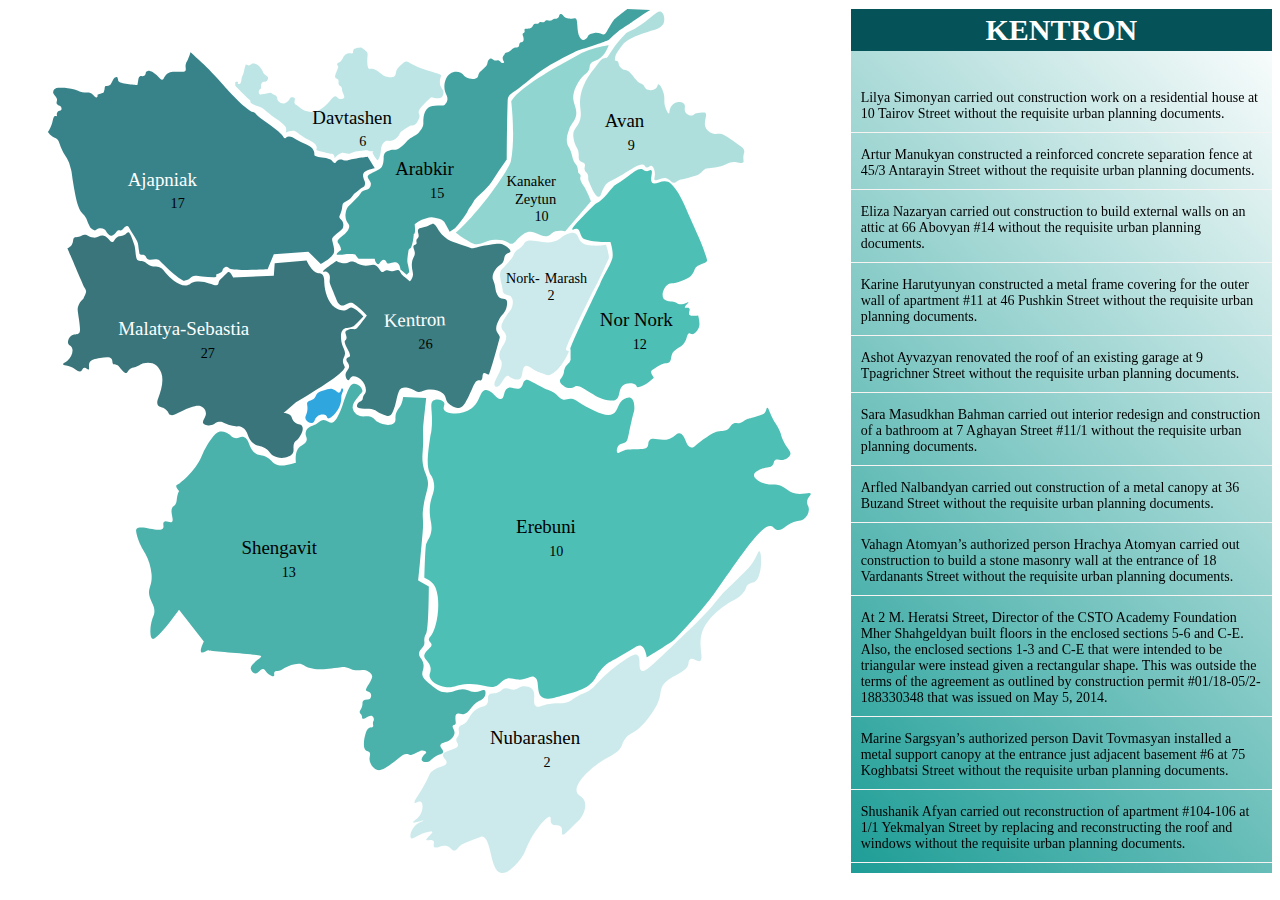
<file: illegal-buildings-en/index.html>
<html>

<head>
  <title></title>
  <meta content="">
  <link rel="stylesheet" href="style.min.css">
</head>

<body>
  <div class="container">
    <div class="map-cont">
      <?xml version="1.0" encoding="utf-8"?>
      <!-- Generator: Adobe Illustrator 25.0.1, SVG Export Plug-In . SVG Version: 6.00 Build 0)  -->
      <svg version="1.1" id="Layer_2_1_" xmlns="http://www.w3.org/2000/svg" xmlns:xlink="http://www.w3.org/1999/xlink"
        x="0px" y="0px" viewBox="0 0 861.1 975.3" style="enable-background:new 0 0 861.1 975.3;" xml:space="preserve">
        <style type="text/css">
          .st0 {
            fill: #30A6DE;
          }

          .st1 {
            fill: #06646D;
          }

          .st2 {
            fill: #FFFFFF;
          }

          .st4 {
            font-size: 21.32px;
          }

          .st6 {
            fill: #ADDEDE;
          }

          .st7 {
            fill: #010101;
          }

          .st8 {
            fill: #74CAC4;
          }

          .st9 {
            font-size: 16.49px;
          }

          .st10 {
            fill: #9BD7D5;
          }

          .st11 {
            fill: #0B5C62;
          }

          .st12 {
            fill: #BFE5E6;
          }

          .st13 {
            font-size: 15.99px;
          }

          .st14 {
            fill: #20AFA2;
          }

          .st15 {
            fill: #1D9D96;
          }

          .st16 {
            fill: #075359;
          }

          .st17 {
            fill: none;
            stroke: #010101;
            stroke-width: 2.000000e-02;
          }

          .st18 {
            fill: none;
            stroke: #F6EB16;
            stroke-width: 2.000000e-02;
          }

          .st19 {
            fill: none;
            stroke: #A5A552;
            stroke-width: 0.1;
          }

          .st20 {
            fill: #138B88;
          }
        </style>
        <path id="lake" class="st0"
        d="M310,431c-4.1,1.3-5.3,2.3-6,3c-1.9,1.9-1.3,3-3,5c-2.9,3.4-6.3,2.2-8,5c-1.1,1.8,0.1,2.8,0,7
c-0.1,6.9-3.4,8.7-2,12c1.3,3,5.4,5,8,4s1.6-4.3,5-7c3-2.4,7.9-2.9,10-1c1.2,1.1,0.9,2.5,2,3c1.9,0.9,4.8-1.9,6-3s7.8-7.4,9-17
c0.5-3.7-0.3-5.1,1-8c0.6-1.5,1.8-3.4,1-5c-0.1-0.2-0.5-1-1-1c-1.2,0-1.1,4.2-3,5s-3.6-2.9-8-4C318.3,428.3,315.5,429.2,310,431z" />
      <g class="region" id="ajapnyak">
        <path class="st1" d="M26,181c0.3,1.1,0.4,1.9,0.6,2.5c0.4,2.2,0.6,3.9,0.6,4.2c0.4,2.8,1.1,7.6,2.8,17.2c1.5,8.4,3.7,20.6,9,26
  c1.6,1.5,2.9,3.1,4,5c1.1,1.9,1,2.6,3,7c1.4,3,2,4,3,5c0.8,0.7,2.2,2,4,2s2-1.3,4-2c2.4-0.8,4.9-0.4,7,1c1.8,1.3,1.4,2.5,4,5
  c1.4,1.3,2,1.9,3,2c2.8,0.2,5.7-3.6,6-4c0.6-0.9,1-1.6,2-2c1.2-0.5,1.8,0.1,3,0c2.9-0.2,3.5-4.1,7-5c0.8-0.2,1.7,0.2,2,1
  c3,6,10.8,15.3,11,21c0.1,2.4,0.7,4.7,1,7c0.2,1.5,0.3,2.4,1,3c1.3,1.2,3,0.1,5,1s1.4,2.5,3,4c3.4,3.2,9.1-1.3,14,2
  c0.1,0.1,0,0,4,4l4,4c10.6,10.6,19,15,19,15s3.7-0.9,4-1c3.2-1.3,4-2.9,6-4c2.1-1.2,5.1-0.8,11,0c4.3,0.6,8.7,0.9,13,1
  c0.6,0,2.5,0,3-1c0.4-0.7-0.3-1.2,0-2s1.3-0.8,4-2c0.7-0.2,1.4-0.6,2-1c1.3-1.2,0.8-2.4,2-4c0.7-1,1.8-1.7,3-2c1.9-0.2,3.5,1.8,4,2
  c7,3,43,1,43,1l7-17l39-3l14,14c0,0,10-5,14-11c2.4-3.6,0.2-9.7,0-11c-0.7-4-1.6-4.9-1-7c0.2-0.7,0.7-1.9,7-7c3.4-2.8,4.4-3.3,5-5
  c0.7-1.9,0.7-4.1,0-6c-1.2-3.5-3.7-3.4-4-6c-0.1-1.3,0.5-1.3,2-6c0.5-1.3,0.8-2.6,1-4c0.4-3,0.4-3.7,1-5c1-2,2.8-2.4,7-5
  c4.5-2.9,2.9-4.4,8-8c3.4-2.4,4-4,8-6c1.6-0.8,1.9-2.5,2-4c0.2-2.4-1.5-3.6-2-7c-0.4-1.3-0.4-2.7,0-4c1.6-4.3,13-6,13-6l-8-13
  c0,0-16,2-23,4c-1,0.3-2,0.3-3,0c-2.5-0.3-3.1-1.1-5-1c-1.1,0.1-2.1,0.4-3,1c-1.9,1.2-1.9,2.7-3,3c-1.7,0.5-3.3-3.3-5-4
  c-7-3-13-2-17-4c-2.2-1.1-0.4-2.7-2-6c-3.2-6.6-10.5-6.4-24-15c-1.2-0.7-2.6-1-4-1c-2.7,0-2,1-4,2c-1.4,0.7-2-2-4-4
  c-10-10.1-26-19-29-23c-0.5-0.8-1.2-1.5-2-2c-0.9-0.5-1.9-0.9-3-1c-11-6-31-29-31-29c-20-23-35-35-38-38c-0.2-0.2-0.1,0.4-1,3
  c-0.1,0.3-0.9,2.5-2,5c-1.3,2.9-1.5,2.7-2,4c-1.7,4.5,0.7,7.1-1,9c-0.8,0.8-2.5,0.9-6,1c-4.5,0.1-5.2-0.4-8,0c-2.1,0.2-4.2,0.9-6,2
  c-3.9,2.6-3.7,6.6-6,7c-1.9,0.4-3-2.3-6-5c-6.2-5.5-9.2-5.2-10-5c-0.8,0.1-1.5,0.4-2,1c-0.8,0.9-0.3,1.8-1,3c-0.7,1.1-1.8,1.8-3,2
  c-1.3,0.2-2-0.5-3,0c-0.4,0.2-0.8,0.6-1,1c-0.6,0.9-0.9,1.9-1,3c-0.2,2.3-1,6-1,6s-18-1-21-4c-0.8-0.8-0.7-2-1-3
  c-0.5-1.4-0.6-1.8-1-2c-1.1-0.6-2.8,0.8-3,1c-1.2,1-1.3,1.8-3,5c-1.3,2.5-1.7,2.8-2,3c-1.2,0.8-2.6,1.1-4,1c-0.4-0.1-0.7-0.1-1,0
  c-0.8,0.4-0.8,1.6-1,3c-0.3,2-0.7,4.1-2,5c-0.4,0.3-0.3,0.1-4,1c-1.1,0.3-1.8,0.5-2,1s0.3,1.2,0,2c-0.2,0.4-0.6,0.8-1,1
  c-1.6,0.7-3.4-3.2-7-5c-2.9-1.4-4-0.2-9-1c-3.8-0.6-3.7-1.4-9-3c-5.2-1.4-10.6-2.1-16-2c-3.5,0-5.7,0.4-7,2c-0.9,1.1-1.3,2.6-1,4
  c0.2,0.8,0.6,1.1,2,3c0.8,0.9,1.4,1.9,2,3c1.1,2.7-1,4,0,6c1,2.2,3.9,1.5,5,4c0.1,0.2,0.8,1.9,0,3c-0.9,1.3-2.7,0.5-4,2
  c-0.7,0.9-1,1.9-1,3c0,1,0.4,1.6,0,2s-1.2-0.1-2,0c-1.8,0.3-2.2,4.2-3,7c-1,3.9-2.7,7.7-5,11c1.3,2,3,3.7,5,5c1.3,0.8,2.6,1.4,4,2
  c3.4,1.8,3.7,5.4,6,11c3.4,8.3,6.9,10.8,9,17C24.3,174.9,25.2,177.8,26,181z" />
        <g>
          <text transform="matrix(1 0 0 1 89.99 199.54)" class="st2 st3 st4">Ajapniak</text>
          <text class="number" transform="matrix(1 0 0 1 138.49 225.12)" class="st2 st5 st4">17</text>
        </g>
      </g>
      <g class="region" id="davitashen">
        <path class="st6" d="M223.5,62.5c-0.9,2.3-1.6,4.6-2,7c-1.2,5.9-2.1,4.8-3,10c-0.4,2.2-0.5,4.3-2,5c-0.5,0.2-1.5,0.5-2,0
  s0.4-1.4,0-2s-3,0-3,0v4c0,0,7.3,7.5,16,16c0.1,0.1,0.8,0.4,1,1c0.1,0.3,0.1,0.7,0,1c-0.2,1.4,3,3,3,3c4.4,2.2,6.8,2.2,10,4
  c1.4,0.9,2.8,1.9,4,3c0,0,6.2,5.1,13,10c7.1,5.2,9.4,7.7,10,9c1,2,0,6,0,6c2.5-1.1,5.2-1.8,8-2c4-0.1,4.8,2.7,12,7
  c7.6,4.6,12,6,14,9c2.2,3.3-0.3,5.6,1,6c3,1,15,4,16,4c0,0,2.1,0,3,1c1.3,1.4,1,4,1,4c1.2-1.5,2.5-2.8,4-4c1.2-1,2.5-1.6,4-2
  c3.2-0.7,4.6,1.1,8,1c1.9,0,1.9-0.6,6-2c3.7-1.3,15-2,15-2c0.9,0.5,1.9,0.9,3,1c1.5,0.1,4,0,4,0s-1.3,1.5-1,2c1,2,5,9,6,8
  c1.2-1.2,2.4-4.8,3-8c0.8-4.1,0-4,1-7c0.6-1.7,1.5-4.6,4-6s4.5,0,8-1c2.3-0.8,4.4-2.1,6-4c2.4-2.5,1.8-3.4,4-6c2.8-2.2,5.8-4.2,9-6
  c3.1-1.6,4.8-0.3,7-2c1.3-1.1,2.3-2.5,3-4c1.1-2,2.1-3.7,2-6c-0.1-2-0.9-2.3-1-4c-0.1-2.4,1.4-4.2,3-6c3.4-4,7-7.6,11-11
  c0,0,7,2,10,1c0.7-0.2,1.4-0.5,2-1c2.4-2,2-6,2-6c0-2-1.2-2.2-3-6c-1.2-2.6-1-4.1-1-6c-0.1-3.8,2-6,1-7s-6.2-2.2-15-5
  c-6.6-2.1-12.9-4.8-19-8c-1.2-0.6-3.5-2.6-6-2c-0.9,0.2-1.5,0.6-4,3c-1.8,1.5-3.5,3.2-5,5c-2.5,3.8-1,6-3,8c-2.8,2.7-8.3,1.2-9,1
  c-5.4-1.5-8.2-6.1-13-8c-1.3-0.6-2.6-0.9-4-1c-1.9-0.1-2.2,0.3-3,0c-0.5-0.2-2-1.2-2-9c0-6.1,0.9-6.7,0-9c-1.1-2.9-7-6-7-6
  s-6.7,0.4-8,2c-0.5,0.6-0.8,1.3-1,2c-0.2,1.1,0.2,1.5,0,2c-0.5,1.3-3.9-0.1-7,1c-4.7,1.6-4.2,7.5-9,10c-0.5,0.3-1.9,0.9-2,2
  c-0.1,0.8,0.6,1.2,1,2c0.7,1.6-0.5,3-2,7c-1.2,3.2-1.8,4.8-1,6s2,0.7,3,2c1.4,1.8-0.3,3.6,1,6c1,1.8,2.2,1.3,3,3c1,2.2,0.1,2.6,1,5
  s2.1,4.5,2,6s-2.7,2.3-5,2c-2.5-0.3-3-2.8-5-3s-3.8,2.4-6,5c-3.8,4.7-8.9,9.1-13,11c-4.1,1.8-8.7,2.1-13,1c-3.3-0.9-5.9-2.8-9-5
  s-4.5-2.4-5-4c-0.9-2.6,1.1-4.7,0-6c-1-1.1-4.2-1.6-5,0c-1,2-3.1,5-6,6c-2.4,0.9-5.4-0.5-7-2c-2.5-2.2-0.8-5.4-4-7c-2-1-5-3-5-3
  s-11,2-12,2c-1.7,0-1.8-3.6-1-5c0.6-0.9,1.5-0.9,2-2s-0.1-1.5,0-3c0-0.1,0.2-2.8,2-4c1.5-1,2.5,0,4-1c1.4-0.9,2.1-2.4,2-4
  c-0.4-2.1-2.8-1.9-5-5c-1-1.4-0.6-1.7-2-4c-0.8-1.5-1.8-2.8-3-4c-4-4-8-3-8-3c-0.8,0.9-1.9,1.6-3,2
  C225.5,64.2,223.5,62.5,223.5,62.5z" />
        <g>
          <text transform="matrix(1 0 0 1 298.38 129.4)" class="st7 st3 st4">Davtashen</text>
          <text class="number" transform="matrix(1 0 0 1 351.41 154.98)" class="st7 st5 st4">6</text>
        </g>
      </g>
      <g class="region" id="qanaqer_zeytun">
        <path class="st8" d="M522.5,172.5c-0.5,2.5-8.3,16.6-22,35c-22.9,30.9-40,45-40,45s17.3,13.2,23,13c8.4-0.3,11.7-4.6,21-5
  c5.8-0.2,10.5,0.3,15,3c1.2,0.8,2.1,1.5,3.5,1.5c3.5,0.1,5.2-3.9,10-8c2.1-1.8,4.7-4,8-5c9.4-2.8,15.7,7.2,24,4
  c3.5-1.3,3.4-3.5,8-5c4.8-1.5,11,0,11,0l29-34c0,0-4.6-12.2-8-17c-1.3-1.8-4.9-6.6-4-10c0.4-1,0.4-2,0-3c-0.5-1.1-1.2-0.9-2-2
  c-0.9-1.2-0.3-2-1-5c-0.2-1-0.6-2-1-3c-0.5-1.1-1.2-2.1-2-3c-2.2-2.5-2.8-6.9-4-11c-2.3-7.9-4.1-6.8-5-12c-0.9-5.5,0.6-10,2-14
  c2.5-7.3,4.9-8.1,7-13c5.2-12.2-5.3-17.7-1-31c1.5-4.5,6.2-14.7,12-19c2.2-1.5,4-3.5,5-6c0.8-2.3,0.3-3.2,1-5c1.4-3.6,5.7-4.5,9-6
  c8.1-3.8,12-16,12-16s-19.5,2.8-33,10c-45,24-66.6,39.7-74,49c-1.5,1.9-3,4-3,4S528.1,144.5,522.5,172.5z" />
        <g>
          <text transform="matrix(1 0 0 1 517.52 199.9)" class="st7 st3 st9">Kanaker</text>
          <text transform="matrix(1 0 0 1 527.11 219.62)" class="st7 st3 st9">Zeytun</text>
          <text class="number" transform="matrix(1 0 0 1 549.23 239.34)" class="st7 st5 st9">10</text>
        </g>
      </g>
      <g class="region" id="avan">
        <path class="st10" d="M601.5,120.5c-0.8,12-9.2,13.6-8.5,22.5c0.3,5.1,1.9,10.1,4.5,14.5c3.4,6.2,0,11.9,3.5,14.5
  c2,1.5,4.1,1.1,5,3c1.1,2.2-1.1,4,0,7c0.7,1.9,1.8,1.9,3,4c1.5,2.8,0.5,5.7,1,7c3,7,7.5,19.6,12,19c2.7-0.4,2.1-4.8,6-11
  c4.8-7.7,8.8-6,27-18c6.2-4.1,14.4-9.4,18-7c1.3,0.9,1,2.8,3,3c2.3,0.2,3.2-2.3,5-2c2.2,0.3,3.6,4.5,4,7c0.9,5.2-1.4,7.7,0,9
  c2,2,7-3.6,13-2c4.4,1.2,5.2,5.2,9,5c2.1-0.1,2-1.4,6-3c2.3-0.9,2.5-0.6,8-2c2.3-0.6,3.9-1.1,7-2c2-0.5,4-1.2,6-2
  c3.2-1.6,4.2-3.4,6-5c3.2-2.7,6-1.9,13-3c14.3-2.1,15.2-7.2,24-6c3.3,0.4,6.7,1.6,8,0c0.9-1.1-0.2-2.3,0-6c0.2-3.8,1.5-4.7,1-7
  s-2.4-3.9-4-5c-12.4-9.1-18.7-13.7-22-14c-4.5-0.4-6.8,0.9-11-1c-2.5-1-4.6-2.8-6-5c-4-6.9,2.2-15.7-1-18c-0.6-0.4-2.4-0.3-6,0
  c-1.7,0-3.4,0.3-5,1c-1.8,0.9-1.8,1.5-3,2c-2.4,0.9-6.2-0.5-8-3c-2.5-3.5,0.5-7.1-2-10c-1.9-2.1-5.1-2-6-2c-4.2,0.1-7.5,3.1-9,6
  c-1.9,3.6-1,6.8-2,7s-2.9-3.4-4-7c-2.2-7-0.2-9.3-2-16c-1.5-5.4-4.5-10.3-6-10c-0.9,0.2-0.5,2.2-2,4c-2.5,3-8.8,3.6-12,1
  c-2-1.6-1.4-3.4-4-5c-1.5-0.9-2.3-0.8-4-2c-1.2-0.8-2.2-1.8-3-3c-5.2-6.8-7.8-10.1-11-11c-1.6-0.4-2.4-0.1-4-1
  c-1.7-0.9-3.1-2.3-4-4c-1.2-2.4-0.6-3.8-2-5c-0.8-0.7-1.9-1-3-1c0-2,0.3-4.1,1-6c0.3-0.8,1-2.4,5-8c1.1-1.5,2.5-3.3,3-4
  c7.2-8.9,32.7-15.8,37-17c2.7-0.6,5.1-2,7-4c0.8-0.9,1.5-1.9,2-3c1.9-4.4,0.4-11.5-3-13c-4-1.8-8.4,5-23,15c-13,8.9-13,5.8-18,11
  c-9.8,10.1-14,17-19,25c-1.3,2.1-4.3,1-7,3s-3.5,4.1-8,10c-2,2.7-2.8,3.5-4,5c-4.3,5.8-7.7,12.2-10,19
  C598.4,105,602,113,601.5,120.5z" />
        <g>
          <text transform="matrix(1 0 0 1 628.57 133.71)" class="st7 st3 st4">Avan</text>
          <text class="number" transform="matrix(1 0 0 1 654.42 159.3)" class="st7 st5 st4">9</text>
        </g>
      </g>
      <g class="region" id="kentron">
        <path class="st11" d="M325.5,284.5c0,0-15.9,10.8-15,12c0.4,0.5,1.9-0.8,4,0c1.3,0.6,2.4,1.7,3,3c1.4,2.7,0.6,5.2,0.5,7.5
  c-0.1,1.8,0.2,2.4,4,12c4.5,11.3,5.2,13.5,8,15c1.6,0.8,3.4,0.8,5,0c1.7-0.7,3-1.3,5-2c1.3-0.6,2.7-0.6,4,0c5.9,4,11.2,8.7,16,14
  c0,0-10,14-12,15s-5-0.5-9,1c-1.5,0.6-2.5,1-3,2c-1.1,2.2,1.6,4.4,1,8c-0.4,2.2-2.3,2-2,4c1,6,6,11,6,15c0,2.3-3.3,1.7-4,4
  c-0.8,2.8,2.7,4.1,3,8c0.3,4.6-4.5,6-4,11c0.2,2.4,1.6,5,3,5s1.7-2.8,4-4c3.1-1.6,7.8,1.2,10,3c5.4,4.5,7.4,12.8,5,16
  c-0.8,0.9-1.5,1.9-2,3c-0.9,2.1-0.3,2.6-1,4c-1.2,2.2-3.3,1.5-5,4c-0.2,0.3-1.7,2.4-1,4s2.9,1.8,5,2c9.8,1.1,10,0.2,13,1
  c4.4,1.1,4,2.9,12,6c3.8,1.5,5.5,1.7,7,1s2.4-1.9,4-6c1.3-3.3,2.3-6.6,3-10c2.1-9,3.2-13.5,6-15c3.2-1.7,7.8-0.4,9,0
  c1.7,0.5,3.4,1.2,5,2c2.5,1.2,2.8,1.6,4,2c2.9,0.9,5.7-0.5,7-1c6.2-2.5,16.8-1.6,22,3c4.3,3.8,2,7.5,7,12c0.5,0.5,6.3,5.5,12,4
  c4-1.1,6-5.1,10-13c4.8-9.6,6.8-17.8,11-18c1.2-0.1,2,0.6,3,0c2.5-1.4,0.7-6.5,3-8c1.7-1.1,5.2,3.2,6,1c3-8,8-26,12-41
  c0.7-2.5-3.9-5.3-4-10c-0.1-4,1.5-7.1,3-10c3.4-6.6,6-6.6,8-12c0.2-0.5,3-8.4,0-11c-1.8-1.5-4.1,0-7-2c-1.4-1-2.1-2.2-3-4
  c-2-4-1.4-6-3-12c-1.3-5-2-4.7-2-7c0-4.6,2.7-8.3,4-10c3.7-4.9,6-3.9,8-8c1.7-3.6,0.7-5.7,3-8s4.3-1.4,5-3c1-2.4-3.9-6-8-8
  c-2.5-1.2-6.1-1.4-15,0c-2.5,0.4-4.5,0.7-6,1c-9.5,1.7-12.6,3.8-15,3c-12-4-24-7.7-27-10c-11.6-8.7-10-13-15-17
  c-2.4-1.9-3.1,1.5-14,4c-1.7,0.4-3.2,0.7-4,2c-1.5,2.5,1.7,5.7,0,9c-0.7,1.4-1.7,1.5-2,3c-0.4,1.8,0.6,2.8,0,4s-2.1,0.9-3,2
  c-1.3,1.6,0.4,4.3,1,7c1,4.6-2,5.7-3,12c-1.3,8.4,3.1,12.1,0,18c-0.6,1.1-1.9,4.1-3,3c-3-3-8.1-6.5-9-8c-1.6-2.5-1.7-3.4-3-4
  c-2.4-1-3.9,1.3-8,1c-3-0.2-3.6-1.5-6-1s-2.5,1.9-4,2c-2.8,0.2-3.4-4.4-7-7c-4.8-3.4-8.4,1.5-17-1c-5.7-1.6-7.3-4.7-12-4
  c-2.8,0.4-3,1.6-6,2C331.2,287.6,325.5,284.5,325.5,284.5z" />
        <g>
          <text transform="matrix(0.9996 -2.722377e-02 2.722377e-02 0.9996 379.34 358.9)"
            class="st2 st3 st4">Kentron</text>
          <text class="number" transform="matrix(0.9996 -2.722377e-02 2.722377e-02 0.9996 418.4 383.43)"
            class="st2 st5 st4">26</text>
        </g>
      </g>
      <g class="region" id="norq_marash">
        <path class="st12" d="M539,263c-1.5,1.1-0.8,1.5-3,4c-3.6,4.2-6.3,4.1-9,8c-1.1,1.5-0.5,1.4-2,4c-1.3,2.3-2.8,4.3-8,10
  s-5.5,5.6-6,7c-1.1,2.9-0.7,5.7,0,10c0.5,3.5,1.1,3.8,2,9c0.7,3.8,0.4,4,1,5c2.1,3.5,6.3,2,9,5c3.1,3.5,1.4,9.6,1,11
  c-1.1,4-2.8,4.4-7,11c-3.5,5.6-5.3,8.5-5,12c0.4,4.6,3.8,4.6,5,9c2.6,9.2-9.9,16-7,26c0.7,2.5,1.4,1.7,2,4c2.2,9-8.7,21-8,26
  c0,0.8,0.4,1.5,1,2c1.1,0.7,2.6,0.1,3,0c3.1-1.2,3.7-4.6,8-10c0.6-0.7,1.6-2,3-2c0.8,0.1,1.5,0.4,2,1c2.4,2.2,8.3,3.9,11,3
  c5-1.6,2.2-13,7-15c3.6-1.5,6.8,4.3,18,8c4.3,1.4,7,3.2,10,2c10-4,18-19,21-26c0.6-1.5-1.8-0.9-3-2c-1.5-1.5,9-23,29.9-65.8
  l0.1-0.2c8-14,13-27,18-37c1.4-2.9-3-16-3-16c-4.9,1-10,1.3-15,1c-4.3-0.2-9.4-0.5-13-4c-3.8-3.7-3-8.3-7-10c-1-0.4-2.5-0.8-6,0
  c-8.4,2-9.6,6.5-16,9c-6.1,2.4-13,1.4-22,0C547,261.4,542.4,260.4,539,263z" />
        <g>
          <text transform="matrix(1 0 0 1 516.99 309.07)" class="st7 st3 st13">Nork-</text>
          <text transform="matrix(1 0 0 1 560.82 309.07)" class="st7 st3 st13">Marash</text>
          <text class="number" transform="matrix(1 0 0 1 563.89 328.25)" class="st7 st5 st13">2</text>
        </g>
      </g>
      <g class="region" id="nor_norq">
        <path class="st14 st145" d="M675,183c-2-0.3-2.8-1.4-4-2c-3.8-1.8-9.3,2.7-15,7c-15.2,11.5-13.6,8.5-18,13c-6,6.1-7.3,10.1-15,16
  c-2.5,1.9-4.2,2.2-6,4c-13,13-26.6,26.4-25,28c0.6,0.6,2.3-1.5,5-1c4.7,0.8,3.3,10.1,9,12c12,4,29,3,29,3s4,12,2,19s-11,21-14,29
  c0,0-22,45-33,71c-0.4,1-0.4,2,0,3c0,10.6,0.2,10.2,0,11c-1.3,5.1-5.2,4.7-7,11c-0.7,2.4-0.2,2.6-1,5c-1.6,4.6-4.1,5.4-4,8
  c0.1,3.1,3.8,5.3,5,6c3.7,2.3,8.3,2.3,12,0c7-3.8,22.4,15,40,16c3.5,0.2,5-0.4,6-1c5.6-3.3,2.5-11.4,8-16c3.8-3.2,10.4-3.5,14-1
  c1.8,1.2,1.3,3.2,3,3c9-1,18-11,18-11s-3.8-4.6-3-7c0.3-0.9,1-1.4,2-2c6.5-4.1,9.7-6.2,14-7c2.3-0.5,2.9-0.3,4-1c2.5-1.8,2.2-5,3-8
  c2.4-8.7,12-7.3,16-17c1.4-3.5,1.8-7.7,4-8c1.1-0.2,1.6,0.9,3,1c3.2,0.3,6.6-4.3,8-8c1.5-4-1-13-1-13s-8.4,1.2-10-1
  c-1.4-1.9,1.5-5.3,0-7c-1.3-1.5-4.5,0-5-1c-0.7-1.4,4.5-5.2,4-6s-5.9,3.6-11,2c-1.7-0.5-1.6-1.2-4-2c-3-1-4.2-0.4-7-1
  c-1.5-0.4-4.5-1-6-3c-3.3-4.4,1-15.1,7-17c1.9-0.6,2.8,0,7-1c2-0.6,4-1.2,6-2c2.4-0.8,4.8-1.8,7-3c1.5-0.8,2.8-1.8,4-3
  c1.9-2,3.2-4.4,4-7c2.6-6.7,15.4-5.9,14-11c-5-18-9.2-24.4-26-63c-5.3-12.2-13-23-18-25c-7.1-2.8-14.9,4.3-18,1s1.6-12.7-1-14
  C679.7,181.3,678.1,183.5,675,183z" />
        <g>
          <text transform="matrix(1 0 0 1 623.01 358.35)" class="st7 st3 st4">Nor Nork</text>
          <text class="numbers" transform="matrix(1 0 0 1 660.06 383.93)" class="st7 st5 st4">12</text>
        </g>
      </g>
      <g class="region" id="shengavit">
        <path class="st15" d="M345,423c-3.9,0.7-5.9,6.2-10,17c-2.6,7.1-2.4,8.4-5,14c-3.1,6.8-5.8,12.7-10,13c-3.1,0.3-4.3-2.8-9-3
  c-2.5-0.1-6.4,3.8-9,5c-4.1,1.9-9.8,2.6-11,9c-0.8,4.2,2,5.2,1,9c-1.4,5.1-6.8,4.6-10,10c-3.6,6.1-2,15-2,15s-15.6,6.1-23,2
  c-4.3-2.4-4.2-4.8-10-8c-6.1-3.4-7.7-1.5-12-4c-9.1-5.4-6.9-17.1-14-19c-4.2-1.2-6.1,2.7-11,1c-3.8-1.3-4-4.1-9-6
  c-2.2-1-4.6-1.4-7-1c-3.7,0.8-6,3.7-10,9c-1.4,1.9-2.8,3.9-4,6c-2.7,4.5-5,9.2-7,14c-7,16.5-24.7,29.7-25,30c-2.8,1.6-2.9,1.8-3,2
  c-0.4,0.8-0.2,2.5,3,6c-0.9,1.9-1.6,3.9-2,6c-0.9,4.2-0.3,6.3-2,9c-1.1,1.8-1.9,1.6-3,3c-4.2,5.4,2,14.5-1,17c-2.2,1.8-6.7-2.1-9,0
  c-1.9,1.7,0.4,4.8-1,7c-3.7,5.8-26-4.9-30,1c-0.7,1-0.6,2.2,0,5c2.4,10.8,7.2,17.7,10,23c3.9,7.1,6.2,14.9,7,23
  c1.1,14.1-5.1,16-2,26c2,6.5,6.2,10.6,5,18c-0.4,2.5-1,3.2-2,6c-3.3,9.5-3,21.9,0,23c5.2,1.9,30-33,30-33l28,36c0,0-4.9,10.2-3,12
  s7.1-3,9-2s52,4,58,6c4.5,1.5-12.5,8.7-11,15c0.6,2.4,2.7,4.8,5,5c3.8,0.4,5.5-5.5,9-5c2.6,0.4,2.7,4,8,7c1.1,0.6,3,1.7,4,1
  c1.2-0.9-0.4-3.5,1-5c1-1.1,2.5-0.5,5-1c2.8-0.5,4.3-1.9,6-3c4.8-3,10.3-4.7,16-5c5.6,0,5.8,2.8,13,5c8.4,2.5,17.2,1.3,35-1
  c1.7-0.2,3.3-0.2,5,0c2.1,0.3,4.1,1,6,2c7.6,3.7,13.2-1.3,20,3c1,0.7,3.6,2.3,4,5c0.2,1.7-0.5,3.2-2,6c-1,1.9-1.4,2.2-3,5
  c-2.3,4-2.1,4.7-2,5c0.7,1.7,3.5,0.9,5,3c1.2,1.8,1.2,4.2,0,6c-1.9,2.6-5.7,0.4-8,3c-1.8,2,0.1,3.6-2,8c-1.1,2.4-2.4,3.4-2,5
  c0.3,1.2,1.2,1.3,2,3c1.1,2.2,0.2,3.4,1,4c1.9,1.6,7.7-4.8,11-3c1.3,0.9,2,2.4,2,4c0,1.2-0.6,1.4-1,3c-0.6,2.6,0.7,3.7,0,5
  c-0.8,1.5-2.8,0.5-5,2s-2.8,3.9-4,8c-0.5,1.6-0.8,3.3-1,5c-0.4,3.9-1,9.6,2,12c1.6,1.3,2.9,0.6,4,2c1.5,1.9,0.1,4.4,0,7
  c-0.3,5.2,4.3,11.9,9,13c5.5,1.3,13.1-4.7,26-15c1.3-1,4.5-3.6,8-3c1.4,0.3,1.5,0.8,3,1c2,0.2,3.2-0.7,8-3c3.7-1.8,4.7-2.1,6-2
  c1.6,0.1,3.8,0.8,4,2s-2.2,1.8-4,5c-0.7,1.2-1.5,2.7-1,4c0.7,1.7,3.7,2.3,6,2c3.6-0.5,4-2.9,9-6c5.3-3.3,8.3-2.7,9-5
  c0.9-3-3.7-5-3-8c1-3.9,9.4-2.5,14-9c1.2-1.4,1.9-3.2,2-5c0.1-3.8-3.1-6.1-2-8c0.7-1.2,2.1-0.6,3-2s0-2.6,0-6c0-2.2,0-4,1-5
  c1.6-1.7,4.4,0.3,8,0c7.2-0.5,7.1-9,18-15c2.1-1.1,4.6-2.2,6-5c1.2-2.3,1.5-5.8,0-7c-1.9-1.5-5.1,1.9-11,2c-3.5,0-5.5-1.2-8-2
  c-11.2-3.8-16.4,4.7-28,2c-5.1-1.2-8.7-4.1-16-10c-5.5-4.5-6.5-6.6-7-8c-1.6-5,1.7-6.8,1-13c-0.9-7.2-5.8-8-5-13s6.2-6.4,6-12
  c-0.2-1.7-0.2-3.3,0-5c0.3-1.8,1-3.5,2-5c2.9-4.7,3-53,3-53l-12-7c0,0,2.3-22.9,5-54c1.5-16.8-1.2-16,1-30c2.6-16.5,7.1-21.7,4-32
  c-1.5-5-4-8.7-5-17c-0.4-4-0.4-8,0-12c1.5-19.5-0.4-19.6,1-33c2.1-19.5,3-28,3-28l-26-1c-0.3,2.8-0.9,5.4-2,8c-1.7,4.1-3.2,4.5-5,8
  c-3.4,6.7-0.1,9.9-3,13c-3.7,4-13.2,2.7-19-1c-3.4-2.2-2.8-3.4-6-5c-6-2.9-9.5,0.6-15-2c-3.3-1.6-6.7-5-7-9s2.4-7.3,6-12
  c3.4-4.4,5-4.9,5-7C355,427,349.3,422.2,345,423z" />
        <g>
          <text transform="matrix(1 0 0 1 218.53 615.04)" class="st7 st3 st4">Shengavit</text>
          <text class="number" transform="matrix(1 0 0 1 263.84 640.62)" class="st7 st5 st4">13</text>
        </g>
      </g>
      <g class="region" id="erebouni">
        <path class="st14" d="M447,452c-1.2-2.6,1.7-5.3,0-8c-1.9-3.1-8.5-4.5-12-2c-5,3.6,0.2,12.8-2,33c-0.5,4.5-0.6,2.5-2,12
  c-3.5,23.1-2.2,29.9-1,34c1.9,6.6,3.3,5,5,11c3.8,13.5-4.2,17.7-4,35c0.1,11.9,3.9,15.6,1,26c-1.4,4.9-2.4,4.7-5,11
  c-1.2,2.8-2,38-2,38c3.8,1.6,7.2,3.9,10,7c1.7,2,3.8,5.5,5,14c2.5,18.8-2.9,39.8-8,45c-0.5,0.5-2.1,2-2,4c0.1,2.4,2.5,3,3,5
  c1,3.8-6.5,6.7-8,12c-1.5,5.2,6.1,6.9,7,15c0.5,5.1-2,6.2-1,10c2,7.5,13.7,10.5,16,11c10.7,2.5,13-2.3,27-3c18.3-0.8,25.3,6.9,34,1
  c3.8-2.5,4.9-5.7,10-7c4.8-1.3,6.7,0.8,13,1c10.7,0.4,13.5-5.1,18-3c7,3.3,1.4,17.4,9,23c4.3,3.2,11.5,1.1,26-3
  c13.3-3.8,19.9-5.7,27-11c9.3-7,5.6-9.6,17-21c6-6,5.1-3.3,34-21c1.9-1.2,5.2-3.2,8-2c4.6,2,6,13,6,13s28.5-17.5,31-20
  c28.9-29.5,45-52,45-52c30.7-42.9,54.2-80.2,65-76c2.4,0.9,2.6,3.2,6,4c7.1,1.5,10.5-7.5,23-10c2.9-0.6,4.7-0.5,7-2
  c3.6-2.5,5.9-6.6,6-11c0-4.3-2.3-5-2-9c0.5-5.2,4.8-7.2,4-9c-1.1-2.3-8.1,1.5-17,0c-9.8-1.7-10.2-8-21-10c-6.1-1.1-7.1,0.7-13-1
  c-5.7-1.7-13.3-5.9-13-10c0.3-3.6,6.7-6.1,9-7c6-2.3,9.5-1,12-4c2-2.5,0.9-4.6,3-6c2.5-1.6,4.8,0.8,9,0c3.1-0.6,7-2.8,8-6
  c1.2-4-3.3-6.2-8-16c-2.9-6-1.7-6.3-5-13c-3-6.1-4-5.9-7-12c-3.6-7.3-4.5-12.1-6-12c-1.2,0.1-0.6,3.1-3,6c-0.6,0.7-2,2.1-13,5
  c-4.6,1.2-5.1,1.2-7,2c-3.8,1.7-3.9,3-7,4c-3.9,1.3-5-0.3-8,1c-3.2,1.4-2.9,3.6-6,6c-3.6,2.7-6.3,1.6-12,3c-3.8,1-6.5,2.6-12,6
  c-12.8,7.9-14.1,12.7-18,12c-6.5-1.2-6.2-15-13-16c-3.7-0.6-4.5,3.5-11,6c-10.5,4-18.9-2.7-23,2c-2.3,2.6-0.2,5.4-3,8
  c-1.5,1.4-3,1.6-13,2c-9.1,0.4-10,0.3-12,1c-4.9,1.5-6.7,3.9-8,3c-1.6-1.1-0.9-6.3,2-9c2.4-2.2,4.5-1.1,7-3c2.1-1.6,2.5-3.7,4-11
  c2-9.4,3-14,4-18c1.4-5.2,1.9-6.2,2-9c0-1.5,0.3-9.9-4-12c-2.6-1.2-5.8,0.4-7,1c-8.4,4.3-6.5,13.3-13,17c-5.6,3.2-13,0-20-3
  c-7-3.1-13.7-6.8-20-11c-2.1-1.6-4.5-2.6-7-3c-4.3-0.6-5.5,1.4-9,1c-4.3-0.5-5.2-4-11-8c-3.3-2.3-4-1.9-11-5
  c-13.9-6.3-17.3-10.8-21-9c-3.6,1.8-1.9,6.6-6,9c-4.8,2.7-9.3-2.5-14,0c-5.1,2.7-3.1,10.5-7,12c-5.2,2-10.8-10.9-18-10
  c-6.8,0.9-5.7,13.2-16,21C466.9,459.3,449.4,457.4,447,452z" />
        <g>
          <text transform="matrix(1 0 0 1 528.51 591.41)" class="st7 st3 st4">Erebuni</text>
          <text class="number" transform="matrix(1 0 0 1 565.82 616.99)" class="st7 st5 st4">10</text>
        </g>
      </g>
      <g class="region" id="nubarashen">
        <path class="st12" d="M551,787c-5.1-3.8,1.2-14.7-5-20c-3.1-2.7-8.4-3-12-2c-3.2,0.9-2.9,2.2-6,3c-5.5,1.4-8-2.5-13-1
  c-2.9,0.9-2.2,2.2-6,4c-5.7,2.7-8.6,0.6-11,3c-2.6,2.6,0.1,5.9-2,10c-2.3,4.5-6.6,2.4-13,7c-8.4,6-7.4,13.8-15,17c-1,0.4-3,1.1-4,3
  c-1.1,2.3,0.6,3.6,0,7c-0.6,3.6-2.9,3.9-3,7s2.2,3.9,2,6c-0.6,5.2-15.8,5.3-17,11c-0.7,3.5,4.8,5.5,4,9c-1,4.4-10.1,3.2-17,10
  c-2.5,2.5-2.1,3.4-6,11c-7.3,14.3-14.7,22.4-13,24c1.1,1.1,4.6-2.5,7-1c2.6,1.6,2.4,8.1,0,13c-3.2,6.5-9.5,8.9-9,10
  c0.7,1.4,11.7-2.7,12-2s-7.7,2.4-12,9c-2.7,4.1-3.8,9.7-2,11c2.2,1.6,7.5-4.5,19-7c0.6-0.1,4.6-1,5,0c0.3,0.7-1.3,1.9-5,6
  c-1.8,2-2.2,2.6-2,3c0.6,1.3,5.8-1.2,8,1c1.9,1.9-0.6,5.2,1,7c2.3,2.5,8.5-3.3,15-1c4.3,1.5,4.8,5.2,8,5c2.6-0.2,3-2.7,7-6
  c1.3-1,2.7-2,13-6c7-2.7,10.5-4.1,11-4c11.2,1.5,8.5,37.6,21,41c9.1,2.5,21.2-13.7,23-16c5.2-6.8,4.2-9.1,10-20
  c8.8-16.4,20.2-28.5,23-27c1.5,0.8-0.8,5.2,2,8s7.3,0.2,10,3s0.2,8.1,2,9c1.5,0.8,4.2-2.2,12-10c7.2-7.1,7-6.7,8-8
  c1.1-1.5,7.5-10.6,5-19c-2-6.7-7.5-6-9-11c-3-10.6,17.3-29,33-38c7-4,15.1-7.4,18-15c1-3.3,2.7-6.4,5-9c2-2.1,4.4-3.8,7-5
  c9.9-4.8,19.8-19.2,23-24c13.1-19.3,4.5-24.8,15-34c9.1-8,23.7-10.7,25-20c0.2-1.4,0.3-3.9,2-5c3.2-2.1,7.9,3.3,11,2
  c4.8-2-2.1-16.6,2-31c5.1-18.2,26.7-32.7,35-37c5.7-2.7,10.5-6.8,14-12c0.8-1.2,0.9-3.9,3-6c2.5-2.4,5.3-2.4,7-3
  c9.5-3.3,9.5-34.4,6-35c-1.5-0.3-2.2,5.6-9,15c-1.5,2.1-3.2,4.1-11,12c-13.3,13.4-16.7,15.7-24,24c-4.6,5.2-3.3,4.3-9,11
  c-2.8,3.3-8.6,9.9-23,24c-7.4,7.2-9.7,9.3-20,19c-25,23.7-33,32.2-37,30c-4.4-2.5,0.2-15.4-5-18c-2.1-1-4.7,0-11,4
  c-12.4,7.9-23.9,17.3-34,28c-2.8,3.1-4.1,4.8-7,7c-5.4,4.1-8.4,4-17,9c-5.9,3.4-4.9,3.7-8,5c-6.3,2.7-9.6,1.2-18,2
  C557.2,785.2,554.3,789.5,551,787z" />
        <g>
          <text transform="matrix(1 0 0 1 499 829.61)" class="st7 st3 st4">Nubarashen</text>
          <text class="number" transform="matrix(1 0 0 1 559.49 855.2)" class="st7 st5 st4">2</text>
        </g>
      </g>
      <g class="region" id="malatia_sebastia">
        <path class="st16" d="M22,270c0,0,17,40,19,44c1,1.1,1.7,2.5,2,4c0.2,1.4,0.2,2.3-3,9c-2.9,2.3-4.9,5.5-6,9c-0.9,3.2-0.2,5.1,1,14
  c1.8,12.6,1.4,14.7,0,16c-2.4,2.4-5.5,0.1-9,3c-2.6,2.2-4.1,6.2-3,9c0.9,2.3,2.8,1.8,4,4c2.3,4-0.6,11.1-5,15c-2.6,2.3-5.2,2.9-5,4
  s2.6,1,6,2c8.2,2.3,10.9,7.4,14,6c2.1-1,1.9-3.7,4-4c2.2-0.4,3.8,2.5,5,2c1.4-0.6-0.7-4.7,1-8s6.1-4,12-5c5.1-0.9,11-1.9,13,1
  c1.4,2,0.1,4.4,2,6c1.2,1,2,0.2,4,1s2.3,2.2,6,6c2.9,3,3.7,3,4,3c1.9-0.1,2-2.9,5-5c1.7-1.2,2.4-0.9,6-2c5.2-1.7,5.4-3,9-4
  c3.3-1,6.7-1,10,0c7,2.4,9.8,10.2,10,11c3.2,9-0.6,20.1-3,27c-1.1,3.2-2.4,6.2-1,9s4.9,1.7,9,5c3.7,2.9,2.6,4.8,5,6
  c4.2,2.1,8.9-3.2,22-8c7.4-2.7,9.6-2.4,11-2c5.8,1.7,8.4,6.6,7,11c-1.1,3.4-3.3,6-3,8s4.4,3.2,8,3c4.9-0.3,5.5-3.3,10-4
  c4.3-0.7,5.6,1.8,13,4c8.3,2.4,8.8,0,13,2c8.3,4.1,5.1,13.4,14,19c5.1,3.2,8.1,1.4,14,6c4.2,3.3,3.3,4.7,7,7c5.5,3.3,12.2,3.7,18,1
  c1.6-0.6,3-1.7,4-3c2.7-3.7,0-7.2,2-12c1.4-3.4,3.1-2.6,6-7c1-1.5,5.3-8,3-12c-1.7-3-5.4-1.2-9-5c-3-3.1-1.9-5.8-5-8
  c-2.1-1.4-4.5-2-7-2l14-12c29.3-17.6,51-31,55-39c0.9-1.7-2.3-4-2-8c0.2-2.9,1.3-3.6,2-6c1.7-6-3.2-8.7-4-18c-0.3-3.6-0.7-8,2-11
  s6-1.4,12-4c1.1-0.5,11-11,11-11s-10-11-14-10c-2.6,0.6-3,2.2-6,3c-5.2,1.4-10.5-2-12-3c-7.8-5.5-11.7-18.4-12-28
  c-0.1-3,0.1-7.9-3-10c-1.7-1.1-3.1-0.6-5-1c-6.3-1.1-12-14-12-14l-36,3l-1,14l-46,2c0,0-2.6-6-5-6c-1.5,0-1.9,1.5-7,6
  c-1.1,0.8-2.2,1.9-3,3c-1.8,2.5-1.1,3.9-2,5c-2.8,3.5-13.8-5.6-26-3c-5.9,1.3-5.2,3.8-10,4c-9.8,0.4-19.1-9.8-22-13
  c-3.6-3.9-3.9-5.5-7-7c-5-2.4-8,0.1-13-3c-2.5-1.5-3-2.9-6-4c-3.2-1.1-4.3-0.1-6-1c-3.3-1.7-2.4-7.1-4-16c-0.4-2-5-16-7-16
  s-2.5,2.6-7,4c-2.6,0.9-3.1,0.1-5,1c-3.9,1.8-3.6,5.5-6,6c-3.1,0.7-4.5-5.6-10-7c-4.8-1.2-6,2.8-12,2c-5.2-0.7-6.9-4.1-11-3
  c-1.7,0.5-2.1,1.2-5,2c-3.2,0.8-3.8,0.1-5,1c-2.2,1.6-0.9,4.6-3,8C25.7,267.8,24,269.2,22,270z" />
        <g>
          <text transform="matrix(1 0 0 1 79.36 367.85)" class="st2 st3 st4">Malatya-Sebastia</text>
          <text class="number" transform="matrix(1 0 0 1 172.39 393.43)" class="st2 st5 st4">27</text>
        </g>
      </g>
      <g class="region" id="arabkir">
        <path class="st20" d="M347,277c0.6,1.5,4,5,4,5h18c0,0,0.1,3.3,2,5c0.5,0.6,1.2,1,2,1c1.3-0.1,1.5-1.9,4-4c0.5-0.6,1.2-0.9,2-1
  c0.8,0.1,1.5,0.4,2,1c1.3,1.2,1,2.4,2,3s1.9,0.3,3,0c4.7-1.1,5.5-1.4,7-1c1.2,0.3,2.2,1,3,2c1.6,1.9,2,6,2,6l7,6l3-3
  c0,0-0.8-5.5-2-10c-0.7-2.5,0-8,1-14c0.5-2.9,1.9-1.7,3-4c2.7-5.7,3-15,3-15c0.4-0.2,0.8-0.6,1-1c1-3,0-10,0-10c2.4-2,5.1-3.7,8-5
  c3.5-1.6,7.2-2.6,11-3c0,0,11.7,0.8,14.5,5.5c3.5,6,6,11,6,11l6-4c4.8-5.3,9.1-11,13-17c1.8-2.8,2-4.6,4-7c4.3-5.1,3-7,10.5-13.5
  c4-3.3,7.7-7,11-11c1.8-2.2,3.5-4.6,5-7c8.8-13.7,15-22,15-22s0-39,1-67c0.1-3.5,1.9-6.3,6-9c18-12,25.3-22.7,51-36
  c14.4-7.4,21.6-11.2,28-13c13.6-3.9,29-10,29-10c3.4-3.7,7-7,11-10c2.6-1.9,3.6-2.3,9-6s6.6-4.7,10-7c12.3-8.5,17-11,17-11l-26-1
  c0,0-14.4,11.2-15,12c-5.8,8-8,14-10,16c-2.5,2.5-4.9-1.7-12-1c-4,0.4-6,1.5-7,3c-0.5,0.7-0.4,1.1-1,2c-1,1.5-3.1,3.2-5,3
  c-2.1-0.2-3.4-2.8-4-4c-2.6-5.2-1.9-12-3-18c-0.1-0.8-0.4-1.5-1-2c-1.2-1-2.6-0.1-5,0c-0.3,0-6.7,0.3-9-3c-0.4-0.9-1.1-1.6-2-2
  c-0.6-0.3-1.4-0.3-2,0c-1.3,0.7-0.5,2.6-2,4c-0.6,0.5-1.3,0.8-2,1c-0.7,0.1-1.3,0.1-2,0c-1.9,0-2.1,1.4-4,2c-2.6,0.7-4.4-1.2-6,0
  c-0.5,0.3-0.4,0.5-1,1c-0.9,0.6-1.9,1-3,1c-1.5,0.1-2.1-0.5-3,0c-0.5,0.3-0.5,0.6-1,1c-1.4,1.3-3.2,0.2-5,1s-1.1,2.5-3,4
  c-2.9,2.3-7.2,0.2-8,2c-0.4,0.9,0.6,1.7,0,3s-1.5,1-2,2c-0.8,1.6,1.1,2.8,1,6c0.1,1.1-0.3,2.2-1,3c-1,0.9-1.9,0.2-3,1
  c-1.7,1.2-0.4,3.6-2,5c-1.3,1.1-2.5-0.1-5,1c-1.7,0.7-1.8,1.5-4,3c-1.2,0.9-2.6,1.6-4,2c-0.8,0.1-1.5,0.5-2,1c-0.5,0.6-0.4,1.1-1,2
  c-0.5,0.6-0.7,0.6-1,1c-1,1.2-0.8,3.5,0,5c0.5,1.1,1.2,1.4,1,2s-1.2,1-2,1c-1.8-0.1-1.9-2.2-4-3s-2.7,0.8-5,0c-1.9-0.7-2.4-2.1-4-2
  c-0.8,0.1-1.5,0.5-2,1c-2.2,1.9-1.2,4.1-3,7c-1.2,1.4-2.6,2.8-4,4c-2.8,2.6-3.2,2.8-4,4c-1.7,2.6-0.8,3.6-2,5
  c-2.3,2.8-8.6,2.4-13,0c-3.4-1.9-3-3.6-6-5c-3.9-1.7-8.4-1.3-12,1c-6.2,4.1-8.1,15.2-5,22c0.8,1.8,2.2,3.9,2,7c0,0.6-0.4,4.1-3,6
  c-2,1.4-3.6,0.8-8,1c-4.7,0.3-7.5,0.4-10,2c-4.7,3-5.7,9.7-6,12c-0.7,4.6,0.5,6.1-1,10c-0.9,2.2-2.3,4.3-4,6c-3.7,4-5.3,3.4-10,7
  c-5.1,4-7,7.8-12,11c-2.8,1.8-4.3,2-5,2c-1.5,0.1-2.2-0.4-4,0c-1,0.2-0.9,0.4-3,1c-1,0.2-2,0.5-3,1c-0.8,0.5-1.5,1.2-2,2
  c-0.8,1.5-1.2,3.3-1,5c0,0.7,0.1,6.4-2,10c-1.2,2-3.8,3.4-9,6s-6.7,3.4-7,5c-0.5,2.5,3,5,3.5,7.5c0.3,2.2-0.4,4.4-2,6
  c-1.5,1.5-3.9,1.2-7,3c-2.2,1.3-1.5,2-5.5,6.5c-2.5,2.8-5.2,5.4-8,8c-1.1,0.9-2.1,1.9-3,3c-1.7,2.3-2.7,5.1-3,8c-0.4,2.7,0,5.5,1,8
  c1.2,2.9,2.5,3.1,3,5c1,4-3.2,8.2-4,9c-2,2-3.4,2.4-7,6c-1.3,1.3-1.9,2.1-2,3c-0.2,1.4,0.9,2.2,2,4c1.1,1.8,1.8,3.9,2,6
  c-4.5,3.1-5.3,4.4-5,5c0.4,1,3.6,0.4,8,0C338.3,276.6,342.7,276.6,347,277z" />
        <g>
          <text transform="matrix(1 0 0 1 392 187.65)" class="st7 st3 st4">Arabkir</text>
          <text class="number" transform="matrix(1 0 0 1 431.44 213.23)" class="st7 st5 st4">16</text>
        </g>
      </g>
    </svg>

    </div>
    <div class="text-container">
      <h2 id="title">Kentron</h2>
      <div id="texts"></div>
    </div>
  </div>
  <script src="https://code.jquery.com/jquery-3.5.1.min.js"
    integrity="sha256-9/aliU8dGd2tb6OSsuzixeV4y/faTqgFtohetphbbj0=" crossorigin="anonymous"></script>
  <script src="data.min.js"></script>
  <script src="script.min.js"></script>
</body>

</html>
</file>
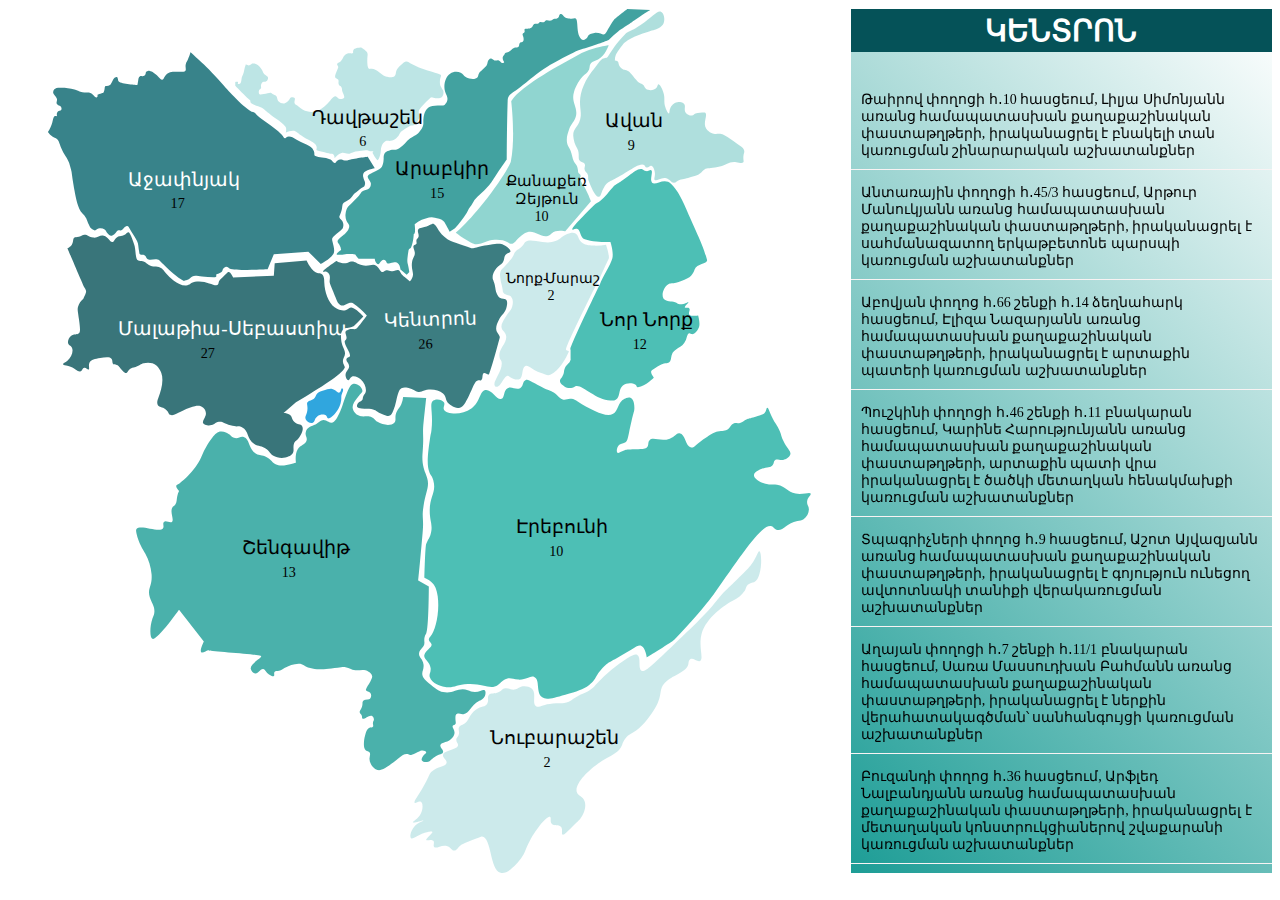
<file: illegal-buildings/index.html>
<html>

<head>
  <title></title>
  <meta content="">
  <link rel="stylesheet" href="style.min.css">
</head>

<body>
  <div class="container">
    <div class="map-cont">
      <?xml version="1.0" encoding="utf-8"?>
      <!-- Generator: Adobe Illustrator 25.0.1, SVG Export Plug-In . SVG Version: 6.00 Build 0)  -->
      <svg version="1.1" id="Layer_2_1_" xmlns="http://www.w3.org/2000/svg" xmlns:xlink="http://www.w3.org/1999/xlink"
        x="0px" y="0px" viewBox="0 0 861.1 975.3" style="enable-background:new 0 0 861.1 975.3;" xml:space="preserve">
        <style type="text/css">
          .st0 {
            fill: #30A6DE;
          }

          .st1 {
            fill: #06646D;
          }

          .st2 {
            fill: #FFFFFF;
          }

          .st4 {
            font-size: 21.32px;
          }

          .st6 {
            fill: #ADDEDE;
          }

          .st7 {
            fill: #010101;
          }

          .st8 {
            fill: #74CAC4;
          }

          .st9 {
            font-size: 16.49px;
          }

          .st10 {
            fill: #9BD7D5;
          }

          .st11 {
            fill: #0B5C62;
          }

          .st12 {
            fill: #BFE5E6;
          }

          .st13 {
            font-size: 15.99px;
          }

          .st14 {
            fill: #20AFA2;
          }

          .st15 {
            fill: #1D9D96;
          }

          .st16 {
            fill: #075359;
          }

          .st17 {
            fill: none;
            stroke: #010101;
            stroke-width: 2.000000e-02;
          }

          .st18 {
            fill: none;
            stroke: #F6EB16;
            stroke-width: 2.000000e-02;
          }

          .st19 {
            fill: none;
            stroke: #A5A552;
            stroke-width: 0.1;
          }

          .st20 {
            fill: #138B88;
          }
        </style>
        <path id="lake" class="st0"
          d="M310,431c-4.1,1.3-5.3,2.3-6,3c-1.9,1.9-1.3,3-3,5c-2.9,3.4-6.3,2.2-8,5c-1.1,1.8,0.1,2.8,0,7
	c-0.1,6.9-3.4,8.7-2,12c1.3,3,5.4,5,8,4s1.6-4.3,5-7c3-2.4,7.9-2.9,10-1c1.2,1.1,0.9,2.5,2,3c1.9,0.9,4.8-1.9,6-3s7.8-7.4,9-17
	c0.5-3.7-0.3-5.1,1-8c0.6-1.5,1.8-3.4,1-5c-0.1-0.2-0.5-1-1-1c-1.2,0-1.1,4.2-3,5s-3.6-2.9-8-4C318.3,428.3,315.5,429.2,310,431z" />
        <g class="region" id="ajapnyak">
          <path class="st1" d="M26,181c0.3,1.1,0.4,1.9,0.6,2.5c0.4,2.2,0.6,3.9,0.6,4.2c0.4,2.8,1.1,7.6,2.8,17.2c1.5,8.4,3.7,20.6,9,26
		c1.6,1.5,2.9,3.1,4,5c1.1,1.9,1,2.6,3,7c1.4,3,2,4,3,5c0.8,0.7,2.2,2,4,2s2-1.3,4-2c2.4-0.8,4.9-0.4,7,1c1.8,1.3,1.4,2.5,4,5
		c1.4,1.3,2,1.9,3,2c2.8,0.2,5.7-3.6,6-4c0.6-0.9,1-1.6,2-2c1.2-0.5,1.8,0.1,3,0c2.9-0.2,3.5-4.1,7-5c0.8-0.2,1.7,0.2,2,1
		c3,6,10.8,15.3,11,21c0.1,2.4,0.7,4.7,1,7c0.2,1.5,0.3,2.4,1,3c1.3,1.2,3,0.1,5,1s1.4,2.5,3,4c3.4,3.2,9.1-1.3,14,2
		c0.1,0.1,0,0,4,4l4,4c10.6,10.6,19,15,19,15s3.7-0.9,4-1c3.2-1.3,4-2.9,6-4c2.1-1.2,5.1-0.8,11,0c4.3,0.6,8.7,0.9,13,1
		c0.6,0,2.5,0,3-1c0.4-0.7-0.3-1.2,0-2s1.3-0.8,4-2c0.7-0.2,1.4-0.6,2-1c1.3-1.2,0.8-2.4,2-4c0.7-1,1.8-1.7,3-2c1.9-0.2,3.5,1.8,4,2
		c7,3,43,1,43,1l7-17l39-3l14,14c0,0,10-5,14-11c2.4-3.6,0.2-9.7,0-11c-0.7-4-1.6-4.9-1-7c0.2-0.7,0.7-1.9,7-7c3.4-2.8,4.4-3.3,5-5
		c0.7-1.9,0.7-4.1,0-6c-1.2-3.5-3.7-3.4-4-6c-0.1-1.3,0.5-1.3,2-6c0.5-1.3,0.8-2.6,1-4c0.4-3,0.4-3.7,1-5c1-2,2.8-2.4,7-5
		c4.5-2.9,2.9-4.4,8-8c3.4-2.4,4-4,8-6c1.6-0.8,1.9-2.5,2-4c0.2-2.4-1.5-3.6-2-7c-0.4-1.3-0.4-2.7,0-4c1.6-4.3,13-6,13-6l-8-13
		c0,0-16,2-23,4c-1,0.3-2,0.3-3,0c-2.5-0.3-3.1-1.1-5-1c-1.1,0.1-2.1,0.4-3,1c-1.9,1.2-1.9,2.7-3,3c-1.7,0.5-3.3-3.3-5-4
		c-7-3-13-2-17-4c-2.2-1.1-0.4-2.7-2-6c-3.2-6.6-10.5-6.4-24-15c-1.2-0.7-2.6-1-4-1c-2.7,0-2,1-4,2c-1.4,0.7-2-2-4-4
		c-10-10.1-26-19-29-23c-0.5-0.8-1.2-1.5-2-2c-0.9-0.5-1.9-0.9-3-1c-11-6-31-29-31-29c-20-23-35-35-38-38c-0.2-0.2-0.1,0.4-1,3
		c-0.1,0.3-0.9,2.5-2,5c-1.3,2.9-1.5,2.7-2,4c-1.7,4.5,0.7,7.1-1,9c-0.8,0.8-2.5,0.9-6,1c-4.5,0.1-5.2-0.4-8,0c-2.1,0.2-4.2,0.9-6,2
		c-3.9,2.6-3.7,6.6-6,7c-1.9,0.4-3-2.3-6-5c-6.2-5.5-9.2-5.2-10-5c-0.8,0.1-1.5,0.4-2,1c-0.8,0.9-0.3,1.8-1,3c-0.7,1.1-1.8,1.8-3,2
		c-1.3,0.2-2-0.5-3,0c-0.4,0.2-0.8,0.6-1,1c-0.6,0.9-0.9,1.9-1,3c-0.2,2.3-1,6-1,6s-18-1-21-4c-0.8-0.8-0.7-2-1-3
		c-0.5-1.4-0.6-1.8-1-2c-1.1-0.6-2.8,0.8-3,1c-1.2,1-1.3,1.8-3,5c-1.3,2.5-1.7,2.8-2,3c-1.2,0.8-2.6,1.1-4,1c-0.4-0.1-0.7-0.1-1,0
		c-0.8,0.4-0.8,1.6-1,3c-0.3,2-0.7,4.1-2,5c-0.4,0.3-0.3,0.1-4,1c-1.1,0.3-1.8,0.5-2,1s0.3,1.2,0,2c-0.2,0.4-0.6,0.8-1,1
		c-1.6,0.7-3.4-3.2-7-5c-2.9-1.4-4-0.2-9-1c-3.8-0.6-3.7-1.4-9-3c-5.2-1.4-10.6-2.1-16-2c-3.5,0-5.7,0.4-7,2c-0.9,1.1-1.3,2.6-1,4
		c0.2,0.8,0.6,1.1,2,3c0.8,0.9,1.4,1.9,2,3c1.1,2.7-1,4,0,6c1,2.2,3.9,1.5,5,4c0.1,0.2,0.8,1.9,0,3c-0.9,1.3-2.7,0.5-4,2
		c-0.7,0.9-1,1.9-1,3c0,1,0.4,1.6,0,2s-1.2-0.1-2,0c-1.8,0.3-2.2,4.2-3,7c-1,3.9-2.7,7.7-5,11c1.3,2,3,3.7,5,5c1.3,0.8,2.6,1.4,4,2
		c3.4,1.8,3.7,5.4,6,11c3.4,8.3,6.9,10.8,9,17C24.3,174.9,25.2,177.8,26,181z" />
          <g>
            <text transform="matrix(1 0 0 1 89.99 199.54)" class="st2 st3 st4">Աջափնյակ</text>
            <text class="number" transform="matrix(1 0 0 1 138.49 225.12)" class="st2 st5 st4">17</text>
          </g>
        </g>
        <g class="region" id="davitashen">
          <path class="st6" d="M223.5,62.5c-0.9,2.3-1.6,4.6-2,7c-1.2,5.9-2.1,4.8-3,10c-0.4,2.2-0.5,4.3-2,5c-0.5,0.2-1.5,0.5-2,0
		s0.4-1.4,0-2s-3,0-3,0v4c0,0,7.3,7.5,16,16c0.1,0.1,0.8,0.4,1,1c0.1,0.3,0.1,0.7,0,1c-0.2,1.4,3,3,3,3c4.4,2.2,6.8,2.2,10,4
		c1.4,0.9,2.8,1.9,4,3c0,0,6.2,5.1,13,10c7.1,5.2,9.4,7.7,10,9c1,2,0,6,0,6c2.5-1.1,5.2-1.8,8-2c4-0.1,4.8,2.7,12,7
		c7.6,4.6,12,6,14,9c2.2,3.3-0.3,5.6,1,6c3,1,15,4,16,4c0,0,2.1,0,3,1c1.3,1.4,1,4,1,4c1.2-1.5,2.5-2.8,4-4c1.2-1,2.5-1.6,4-2
		c3.2-0.7,4.6,1.1,8,1c1.9,0,1.9-0.6,6-2c3.7-1.3,15-2,15-2c0.9,0.5,1.9,0.9,3,1c1.5,0.1,4,0,4,0s-1.3,1.5-1,2c1,2,5,9,6,8
		c1.2-1.2,2.4-4.8,3-8c0.8-4.1,0-4,1-7c0.6-1.7,1.5-4.6,4-6s4.5,0,8-1c2.3-0.8,4.4-2.1,6-4c2.4-2.5,1.8-3.4,4-6c2.8-2.2,5.8-4.2,9-6
		c3.1-1.6,4.8-0.3,7-2c1.3-1.1,2.3-2.5,3-4c1.1-2,2.1-3.7,2-6c-0.1-2-0.9-2.3-1-4c-0.1-2.4,1.4-4.2,3-6c3.4-4,7-7.6,11-11
		c0,0,7,2,10,1c0.7-0.2,1.4-0.5,2-1c2.4-2,2-6,2-6c0-2-1.2-2.2-3-6c-1.2-2.6-1-4.1-1-6c-0.1-3.8,2-6,1-7s-6.2-2.2-15-5
		c-6.6-2.1-12.9-4.8-19-8c-1.2-0.6-3.5-2.6-6-2c-0.9,0.2-1.5,0.6-4,3c-1.8,1.5-3.5,3.2-5,5c-2.5,3.8-1,6-3,8c-2.8,2.7-8.3,1.2-9,1
		c-5.4-1.5-8.2-6.1-13-8c-1.3-0.6-2.6-0.9-4-1c-1.9-0.1-2.2,0.3-3,0c-0.5-0.2-2-1.2-2-9c0-6.1,0.9-6.7,0-9c-1.1-2.9-7-6-7-6
		s-6.7,0.4-8,2c-0.5,0.6-0.8,1.3-1,2c-0.2,1.1,0.2,1.5,0,2c-0.5,1.3-3.9-0.1-7,1c-4.7,1.6-4.2,7.5-9,10c-0.5,0.3-1.9,0.9-2,2
		c-0.1,0.8,0.6,1.2,1,2c0.7,1.6-0.5,3-2,7c-1.2,3.2-1.8,4.8-1,6s2,0.7,3,2c1.4,1.8-0.3,3.6,1,6c1,1.8,2.2,1.3,3,3c1,2.2,0.1,2.6,1,5
		s2.1,4.5,2,6s-2.7,2.3-5,2c-2.5-0.3-3-2.8-5-3s-3.8,2.4-6,5c-3.8,4.7-8.9,9.1-13,11c-4.1,1.8-8.7,2.1-13,1c-3.3-0.9-5.9-2.8-9-5
		s-4.5-2.4-5-4c-0.9-2.6,1.1-4.7,0-6c-1-1.1-4.2-1.6-5,0c-1,2-3.1,5-6,6c-2.4,0.9-5.4-0.5-7-2c-2.5-2.2-0.8-5.4-4-7c-2-1-5-3-5-3
		s-11,2-12,2c-1.7,0-1.8-3.6-1-5c0.6-0.9,1.5-0.9,2-2s-0.1-1.5,0-3c0-0.1,0.2-2.8,2-4c1.5-1,2.5,0,4-1c1.4-0.9,2.1-2.4,2-4
		c-0.4-2.1-2.8-1.9-5-5c-1-1.4-0.6-1.7-2-4c-0.8-1.5-1.8-2.8-3-4c-4-4-8-3-8-3c-0.8,0.9-1.9,1.6-3,2
		C225.5,64.2,223.5,62.5,223.5,62.5z" />
          <g>
            <text transform="matrix(1 0 0 1 298.38 129.4)" class="st7 st3 st4">Դավթաշեն</text>
            <text class="number" transform="matrix(1 0 0 1 351.41 154.98)" class="st7 st5 st4">6</text>
          </g>
        </g>
        <g class="region" id="qanaqer_zeytun">
          <path class="st8" d="M522.5,172.5c-0.5,2.5-8.3,16.6-22,35c-22.9,30.9-40,45-40,45s17.3,13.2,23,13c8.4-0.3,11.7-4.6,21-5
		c5.8-0.2,10.5,0.3,15,3c1.2,0.8,2.1,1.5,3.5,1.5c3.5,0.1,5.2-3.9,10-8c2.1-1.8,4.7-4,8-5c9.4-2.8,15.7,7.2,24,4
		c3.5-1.3,3.4-3.5,8-5c4.8-1.5,11,0,11,0l29-34c0,0-4.6-12.2-8-17c-1.3-1.8-4.9-6.6-4-10c0.4-1,0.4-2,0-3c-0.5-1.1-1.2-0.9-2-2
		c-0.9-1.2-0.3-2-1-5c-0.2-1-0.6-2-1-3c-0.5-1.1-1.2-2.1-2-3c-2.2-2.5-2.8-6.9-4-11c-2.3-7.9-4.1-6.8-5-12c-0.9-5.5,0.6-10,2-14
		c2.5-7.3,4.9-8.1,7-13c5.2-12.2-5.3-17.7-1-31c1.5-4.5,6.2-14.7,12-19c2.2-1.5,4-3.5,5-6c0.8-2.3,0.3-3.2,1-5c1.4-3.6,5.7-4.5,9-6
		c8.1-3.8,12-16,12-16s-19.5,2.8-33,10c-45,24-66.6,39.7-74,49c-1.5,1.9-3,4-3,4S528.1,144.5,522.5,172.5z" />
          <g>
            <text transform="matrix(1 0 0 1 517.52 199.9)" class="st7 st3 st9">Քանաքեռ</text>
            <text transform="matrix(1 0 0 1 527.11 219.62)" class="st7 st3 st9">Զեյթուն</text>
            <text class="number" transform="matrix(1 0 0 1 549.23 239.34)" class="st7 st5 st9">10</text>
          </g>
        </g>
        <g class="region" id="avan">
          <path class="st10" d="M601.5,120.5c-0.8,12-9.2,13.6-8.5,22.5c0.3,5.1,1.9,10.1,4.5,14.5c3.4,6.2,0,11.9,3.5,14.5
		c2,1.5,4.1,1.1,5,3c1.1,2.2-1.1,4,0,7c0.7,1.9,1.8,1.9,3,4c1.5,2.8,0.5,5.7,1,7c3,7,7.5,19.6,12,19c2.7-0.4,2.1-4.8,6-11
		c4.8-7.7,8.8-6,27-18c6.2-4.1,14.4-9.4,18-7c1.3,0.9,1,2.8,3,3c2.3,0.2,3.2-2.3,5-2c2.2,0.3,3.6,4.5,4,7c0.9,5.2-1.4,7.7,0,9
		c2,2,7-3.6,13-2c4.4,1.2,5.2,5.2,9,5c2.1-0.1,2-1.4,6-3c2.3-0.9,2.5-0.6,8-2c2.3-0.6,3.9-1.1,7-2c2-0.5,4-1.2,6-2
		c3.2-1.6,4.2-3.4,6-5c3.2-2.7,6-1.9,13-3c14.3-2.1,15.2-7.2,24-6c3.3,0.4,6.7,1.6,8,0c0.9-1.1-0.2-2.3,0-6c0.2-3.8,1.5-4.7,1-7
		s-2.4-3.9-4-5c-12.4-9.1-18.7-13.7-22-14c-4.5-0.4-6.8,0.9-11-1c-2.5-1-4.6-2.8-6-5c-4-6.9,2.2-15.7-1-18c-0.6-0.4-2.4-0.3-6,0
		c-1.7,0-3.4,0.3-5,1c-1.8,0.9-1.8,1.5-3,2c-2.4,0.9-6.2-0.5-8-3c-2.5-3.5,0.5-7.1-2-10c-1.9-2.1-5.1-2-6-2c-4.2,0.1-7.5,3.1-9,6
		c-1.9,3.6-1,6.8-2,7s-2.9-3.4-4-7c-2.2-7-0.2-9.3-2-16c-1.5-5.4-4.5-10.3-6-10c-0.9,0.2-0.5,2.2-2,4c-2.5,3-8.8,3.6-12,1
		c-2-1.6-1.4-3.4-4-5c-1.5-0.9-2.3-0.8-4-2c-1.2-0.8-2.2-1.8-3-3c-5.2-6.8-7.8-10.1-11-11c-1.6-0.4-2.4-0.1-4-1
		c-1.7-0.9-3.1-2.3-4-4c-1.2-2.4-0.6-3.8-2-5c-0.8-0.7-1.9-1-3-1c0-2,0.3-4.1,1-6c0.3-0.8,1-2.4,5-8c1.1-1.5,2.5-3.3,3-4
		c7.2-8.9,32.7-15.8,37-17c2.7-0.6,5.1-2,7-4c0.8-0.9,1.5-1.9,2-3c1.9-4.4,0.4-11.5-3-13c-4-1.8-8.4,5-23,15c-13,8.9-13,5.8-18,11
		c-9.8,10.1-14,17-19,25c-1.3,2.1-4.3,1-7,3s-3.5,4.1-8,10c-2,2.7-2.8,3.5-4,5c-4.3,5.8-7.7,12.2-10,19
		C598.4,105,602,113,601.5,120.5z" />
          <g>
            <text transform="matrix(1 0 0 1 628.57 133.71)" class="st7 st3 st4">Ավան</text>
            <text class="number" transform="matrix(1 0 0 1 654.42 159.3)" class="st7 st5 st4">9</text>
          </g>
        </g>
        <g class="region" id="kentron">
          <path class="st11" d="M325.5,284.5c0,0-15.9,10.8-15,12c0.4,0.5,1.9-0.8,4,0c1.3,0.6,2.4,1.7,3,3c1.4,2.7,0.6,5.2,0.5,7.5
		c-0.1,1.8,0.2,2.4,4,12c4.5,11.3,5.2,13.5,8,15c1.6,0.8,3.4,0.8,5,0c1.7-0.7,3-1.3,5-2c1.3-0.6,2.7-0.6,4,0c5.9,4,11.2,8.7,16,14
		c0,0-10,14-12,15s-5-0.5-9,1c-1.5,0.6-2.5,1-3,2c-1.1,2.2,1.6,4.4,1,8c-0.4,2.2-2.3,2-2,4c1,6,6,11,6,15c0,2.3-3.3,1.7-4,4
		c-0.8,2.8,2.7,4.1,3,8c0.3,4.6-4.5,6-4,11c0.2,2.4,1.6,5,3,5s1.7-2.8,4-4c3.1-1.6,7.8,1.2,10,3c5.4,4.5,7.4,12.8,5,16
		c-0.8,0.9-1.5,1.9-2,3c-0.9,2.1-0.3,2.6-1,4c-1.2,2.2-3.3,1.5-5,4c-0.2,0.3-1.7,2.4-1,4s2.9,1.8,5,2c9.8,1.1,10,0.2,13,1
		c4.4,1.1,4,2.9,12,6c3.8,1.5,5.5,1.7,7,1s2.4-1.9,4-6c1.3-3.3,2.3-6.6,3-10c2.1-9,3.2-13.5,6-15c3.2-1.7,7.8-0.4,9,0
		c1.7,0.5,3.4,1.2,5,2c2.5,1.2,2.8,1.6,4,2c2.9,0.9,5.7-0.5,7-1c6.2-2.5,16.8-1.6,22,3c4.3,3.8,2,7.5,7,12c0.5,0.5,6.3,5.5,12,4
		c4-1.1,6-5.1,10-13c4.8-9.6,6.8-17.8,11-18c1.2-0.1,2,0.6,3,0c2.5-1.4,0.7-6.5,3-8c1.7-1.1,5.2,3.2,6,1c3-8,8-26,12-41
		c0.7-2.5-3.9-5.3-4-10c-0.1-4,1.5-7.1,3-10c3.4-6.6,6-6.6,8-12c0.2-0.5,3-8.4,0-11c-1.8-1.5-4.1,0-7-2c-1.4-1-2.1-2.2-3-4
		c-2-4-1.4-6-3-12c-1.3-5-2-4.7-2-7c0-4.6,2.7-8.3,4-10c3.7-4.9,6-3.9,8-8c1.7-3.6,0.7-5.7,3-8s4.3-1.4,5-3c1-2.4-3.9-6-8-8
		c-2.5-1.2-6.1-1.4-15,0c-2.5,0.4-4.5,0.7-6,1c-9.5,1.7-12.6,3.8-15,3c-12-4-24-7.7-27-10c-11.6-8.7-10-13-15-17
		c-2.4-1.9-3.1,1.5-14,4c-1.7,0.4-3.2,0.7-4,2c-1.5,2.5,1.7,5.7,0,9c-0.7,1.4-1.7,1.5-2,3c-0.4,1.8,0.6,2.8,0,4s-2.1,0.9-3,2
		c-1.3,1.6,0.4,4.3,1,7c1,4.6-2,5.7-3,12c-1.3,8.4,3.1,12.1,0,18c-0.6,1.1-1.9,4.1-3,3c-3-3-8.1-6.5-9-8c-1.6-2.5-1.7-3.4-3-4
		c-2.4-1-3.9,1.3-8,1c-3-0.2-3.6-1.5-6-1s-2.5,1.9-4,2c-2.8,0.2-3.4-4.4-7-7c-4.8-3.4-8.4,1.5-17-1c-5.7-1.6-7.3-4.7-12-4
		c-2.8,0.4-3,1.6-6,2C331.2,287.6,325.5,284.5,325.5,284.5z" />
          <g>
            <text transform="matrix(0.9996 -2.722377e-02 2.722377e-02 0.9996 379.34 358.9)"
              class="st2 st3 st4">Կենտրոն</text>
            <text class="number" transform="matrix(0.9996 -2.722377e-02 2.722377e-02 0.9996 418.4 383.43)"
              class="st2 st5 st4">26</text>
          </g>
        </g>
        <g class="region" id="norq_marash">
          <path class="st12" d="M539,263c-1.5,1.1-0.8,1.5-3,4c-3.6,4.2-6.3,4.1-9,8c-1.1,1.5-0.5,1.4-2,4c-1.3,2.3-2.8,4.3-8,10
		s-5.5,5.6-6,7c-1.1,2.9-0.7,5.7,0,10c0.5,3.5,1.1,3.8,2,9c0.7,3.8,0.4,4,1,5c2.1,3.5,6.3,2,9,5c3.1,3.5,1.4,9.6,1,11
		c-1.1,4-2.8,4.4-7,11c-3.5,5.6-5.3,8.5-5,12c0.4,4.6,3.8,4.6,5,9c2.6,9.2-9.9,16-7,26c0.7,2.5,1.4,1.7,2,4c2.2,9-8.7,21-8,26
		c0,0.8,0.4,1.5,1,2c1.1,0.7,2.6,0.1,3,0c3.1-1.2,3.7-4.6,8-10c0.6-0.7,1.6-2,3-2c0.8,0.1,1.5,0.4,2,1c2.4,2.2,8.3,3.9,11,3
		c5-1.6,2.2-13,7-15c3.6-1.5,6.8,4.3,18,8c4.3,1.4,7,3.2,10,2c10-4,18-19,21-26c0.6-1.5-1.8-0.9-3-2c-1.5-1.5,9-23,29.9-65.8
		l0.1-0.2c8-14,13-27,18-37c1.4-2.9-3-16-3-16c-4.9,1-10,1.3-15,1c-4.3-0.2-9.4-0.5-13-4c-3.8-3.7-3-8.3-7-10c-1-0.4-2.5-0.8-6,0
		c-8.4,2-9.6,6.5-16,9c-6.1,2.4-13,1.4-22,0C547,261.4,542.4,260.4,539,263z" />
          <g>
            <text transform="matrix(1 0 0 1 516.99 309.07)" class="st7 st3 st13">Նորք-</text>
            <text transform="matrix(1 0 0 1 560.82 309.07)" class="st7 st3 st13">Մարաշ</text>
            <text class="number" transform="matrix(1 0 0 1 563.89 328.25)" class="st7 st5 st13">2</text>
          </g>
        </g>
        <g class="region" id="nor_norq">
          <path class="st14 st145" d="M675,183c-2-0.3-2.8-1.4-4-2c-3.8-1.8-9.3,2.7-15,7c-15.2,11.5-13.6,8.5-18,13c-6,6.1-7.3,10.1-15,16
		c-2.5,1.9-4.2,2.2-6,4c-13,13-26.6,26.4-25,28c0.6,0.6,2.3-1.5,5-1c4.7,0.8,3.3,10.1,9,12c12,4,29,3,29,3s4,12,2,19s-11,21-14,29
		c0,0-22,45-33,71c-0.4,1-0.4,2,0,3c0,10.6,0.2,10.2,0,11c-1.3,5.1-5.2,4.7-7,11c-0.7,2.4-0.2,2.6-1,5c-1.6,4.6-4.1,5.4-4,8
		c0.1,3.1,3.8,5.3,5,6c3.7,2.3,8.3,2.3,12,0c7-3.8,22.4,15,40,16c3.5,0.2,5-0.4,6-1c5.6-3.3,2.5-11.4,8-16c3.8-3.2,10.4-3.5,14-1
		c1.8,1.2,1.3,3.2,3,3c9-1,18-11,18-11s-3.8-4.6-3-7c0.3-0.9,1-1.4,2-2c6.5-4.1,9.7-6.2,14-7c2.3-0.5,2.9-0.3,4-1c2.5-1.8,2.2-5,3-8
		c2.4-8.7,12-7.3,16-17c1.4-3.5,1.8-7.7,4-8c1.1-0.2,1.6,0.9,3,1c3.2,0.3,6.6-4.3,8-8c1.5-4-1-13-1-13s-8.4,1.2-10-1
		c-1.4-1.9,1.5-5.3,0-7c-1.3-1.5-4.5,0-5-1c-0.7-1.4,4.5-5.2,4-6s-5.9,3.6-11,2c-1.7-0.5-1.6-1.2-4-2c-3-1-4.2-0.4-7-1
		c-1.5-0.4-4.5-1-6-3c-3.3-4.4,1-15.1,7-17c1.9-0.6,2.8,0,7-1c2-0.6,4-1.2,6-2c2.4-0.8,4.8-1.8,7-3c1.5-0.8,2.8-1.8,4-3
		c1.9-2,3.2-4.4,4-7c2.6-6.7,15.4-5.9,14-11c-5-18-9.2-24.4-26-63c-5.3-12.2-13-23-18-25c-7.1-2.8-14.9,4.3-18,1s1.6-12.7-1-14
		C679.7,181.3,678.1,183.5,675,183z" />
          <g>
            <text transform="matrix(1 0 0 1 623.01 358.35)" class="st7 st3 st4">Նոր Նորք</text>
            <text class="numbers" transform="matrix(1 0 0 1 660.06 383.93)" class="st7 st5 st4">12</text>
          </g>
        </g>
        <g class="region" id="shengavit">
          <path class="st15" d="M345,423c-3.9,0.7-5.9,6.2-10,17c-2.6,7.1-2.4,8.4-5,14c-3.1,6.8-5.8,12.7-10,13c-3.1,0.3-4.3-2.8-9-3
		c-2.5-0.1-6.4,3.8-9,5c-4.1,1.9-9.8,2.6-11,9c-0.8,4.2,2,5.2,1,9c-1.4,5.1-6.8,4.6-10,10c-3.6,6.1-2,15-2,15s-15.6,6.1-23,2
		c-4.3-2.4-4.2-4.8-10-8c-6.1-3.4-7.7-1.5-12-4c-9.1-5.4-6.9-17.1-14-19c-4.2-1.2-6.1,2.7-11,1c-3.8-1.3-4-4.1-9-6
		c-2.2-1-4.6-1.4-7-1c-3.7,0.8-6,3.7-10,9c-1.4,1.9-2.8,3.9-4,6c-2.7,4.5-5,9.2-7,14c-7,16.5-24.7,29.7-25,30c-2.8,1.6-2.9,1.8-3,2
		c-0.4,0.8-0.2,2.5,3,6c-0.9,1.9-1.6,3.9-2,6c-0.9,4.2-0.3,6.3-2,9c-1.1,1.8-1.9,1.6-3,3c-4.2,5.4,2,14.5-1,17c-2.2,1.8-6.7-2.1-9,0
		c-1.9,1.7,0.4,4.8-1,7c-3.7,5.8-26-4.9-30,1c-0.7,1-0.6,2.2,0,5c2.4,10.8,7.2,17.7,10,23c3.9,7.1,6.2,14.9,7,23
		c1.1,14.1-5.1,16-2,26c2,6.5,6.2,10.6,5,18c-0.4,2.5-1,3.2-2,6c-3.3,9.5-3,21.9,0,23c5.2,1.9,30-33,30-33l28,36c0,0-4.9,10.2-3,12
		s7.1-3,9-2s52,4,58,6c4.5,1.5-12.5,8.7-11,15c0.6,2.4,2.7,4.8,5,5c3.8,0.4,5.5-5.5,9-5c2.6,0.4,2.7,4,8,7c1.1,0.6,3,1.7,4,1
		c1.2-0.9-0.4-3.5,1-5c1-1.1,2.5-0.5,5-1c2.8-0.5,4.3-1.9,6-3c4.8-3,10.3-4.7,16-5c5.6,0,5.8,2.8,13,5c8.4,2.5,17.2,1.3,35-1
		c1.7-0.2,3.3-0.2,5,0c2.1,0.3,4.1,1,6,2c7.6,3.7,13.2-1.3,20,3c1,0.7,3.6,2.3,4,5c0.2,1.7-0.5,3.2-2,6c-1,1.9-1.4,2.2-3,5
		c-2.3,4-2.1,4.7-2,5c0.7,1.7,3.5,0.9,5,3c1.2,1.8,1.2,4.2,0,6c-1.9,2.6-5.7,0.4-8,3c-1.8,2,0.1,3.6-2,8c-1.1,2.4-2.4,3.4-2,5
		c0.3,1.2,1.2,1.3,2,3c1.1,2.2,0.2,3.4,1,4c1.9,1.6,7.7-4.8,11-3c1.3,0.9,2,2.4,2,4c0,1.2-0.6,1.4-1,3c-0.6,2.6,0.7,3.7,0,5
		c-0.8,1.5-2.8,0.5-5,2s-2.8,3.9-4,8c-0.5,1.6-0.8,3.3-1,5c-0.4,3.9-1,9.6,2,12c1.6,1.3,2.9,0.6,4,2c1.5,1.9,0.1,4.4,0,7
		c-0.3,5.2,4.3,11.9,9,13c5.5,1.3,13.1-4.7,26-15c1.3-1,4.5-3.6,8-3c1.4,0.3,1.5,0.8,3,1c2,0.2,3.2-0.7,8-3c3.7-1.8,4.7-2.1,6-2
		c1.6,0.1,3.8,0.8,4,2s-2.2,1.8-4,5c-0.7,1.2-1.5,2.7-1,4c0.7,1.7,3.7,2.3,6,2c3.6-0.5,4-2.9,9-6c5.3-3.3,8.3-2.7,9-5
		c0.9-3-3.7-5-3-8c1-3.9,9.4-2.5,14-9c1.2-1.4,1.9-3.2,2-5c0.1-3.8-3.1-6.1-2-8c0.7-1.2,2.1-0.6,3-2s0-2.6,0-6c0-2.2,0-4,1-5
		c1.6-1.7,4.4,0.3,8,0c7.2-0.5,7.1-9,18-15c2.1-1.1,4.6-2.2,6-5c1.2-2.3,1.5-5.8,0-7c-1.9-1.5-5.1,1.9-11,2c-3.5,0-5.5-1.2-8-2
		c-11.2-3.8-16.4,4.7-28,2c-5.1-1.2-8.7-4.1-16-10c-5.5-4.5-6.5-6.6-7-8c-1.6-5,1.7-6.8,1-13c-0.9-7.2-5.8-8-5-13s6.2-6.4,6-12
		c-0.2-1.7-0.2-3.3,0-5c0.3-1.8,1-3.5,2-5c2.9-4.7,3-53,3-53l-12-7c0,0,2.3-22.9,5-54c1.5-16.8-1.2-16,1-30c2.6-16.5,7.1-21.7,4-32
		c-1.5-5-4-8.7-5-17c-0.4-4-0.4-8,0-12c1.5-19.5-0.4-19.6,1-33c2.1-19.5,3-28,3-28l-26-1c-0.3,2.8-0.9,5.4-2,8c-1.7,4.1-3.2,4.5-5,8
		c-3.4,6.7-0.1,9.9-3,13c-3.7,4-13.2,2.7-19-1c-3.4-2.2-2.8-3.4-6-5c-6-2.9-9.5,0.6-15-2c-3.3-1.6-6.7-5-7-9s2.4-7.3,6-12
		c3.4-4.4,5-4.9,5-7C355,427,349.3,422.2,345,423z" />
          <g>
            <text transform="matrix(1 0 0 1 218.53 615.04)" class="st7 st3 st4">Շենգավիթ</text>
            <text class="number" transform="matrix(1 0 0 1 263.84 640.62)" class="st7 st5 st4">13</text>
          </g>
        </g>
        <g class="region" id="erebouni">
          <path class="st14" d="M447,452c-1.2-2.6,1.7-5.3,0-8c-1.9-3.1-8.5-4.5-12-2c-5,3.6,0.2,12.8-2,33c-0.5,4.5-0.6,2.5-2,12
		c-3.5,23.1-2.2,29.9-1,34c1.9,6.6,3.3,5,5,11c3.8,13.5-4.2,17.7-4,35c0.1,11.9,3.9,15.6,1,26c-1.4,4.9-2.4,4.7-5,11
		c-1.2,2.8-2,38-2,38c3.8,1.6,7.2,3.9,10,7c1.7,2,3.8,5.5,5,14c2.5,18.8-2.9,39.8-8,45c-0.5,0.5-2.1,2-2,4c0.1,2.4,2.5,3,3,5
		c1,3.8-6.5,6.7-8,12c-1.5,5.2,6.1,6.9,7,15c0.5,5.1-2,6.2-1,10c2,7.5,13.7,10.5,16,11c10.7,2.5,13-2.3,27-3c18.3-0.8,25.3,6.9,34,1
		c3.8-2.5,4.9-5.7,10-7c4.8-1.3,6.7,0.8,13,1c10.7,0.4,13.5-5.1,18-3c7,3.3,1.4,17.4,9,23c4.3,3.2,11.5,1.1,26-3
		c13.3-3.8,19.9-5.7,27-11c9.3-7,5.6-9.6,17-21c6-6,5.1-3.3,34-21c1.9-1.2,5.2-3.2,8-2c4.6,2,6,13,6,13s28.5-17.5,31-20
		c28.9-29.5,45-52,45-52c30.7-42.9,54.2-80.2,65-76c2.4,0.9,2.6,3.2,6,4c7.1,1.5,10.5-7.5,23-10c2.9-0.6,4.7-0.5,7-2
		c3.6-2.5,5.9-6.6,6-11c0-4.3-2.3-5-2-9c0.5-5.2,4.8-7.2,4-9c-1.1-2.3-8.1,1.5-17,0c-9.8-1.7-10.2-8-21-10c-6.1-1.1-7.1,0.7-13-1
		c-5.7-1.7-13.3-5.9-13-10c0.3-3.6,6.7-6.1,9-7c6-2.3,9.5-1,12-4c2-2.5,0.9-4.6,3-6c2.5-1.6,4.8,0.8,9,0c3.1-0.6,7-2.8,8-6
		c1.2-4-3.3-6.2-8-16c-2.9-6-1.7-6.3-5-13c-3-6.1-4-5.9-7-12c-3.6-7.3-4.5-12.1-6-12c-1.2,0.1-0.6,3.1-3,6c-0.6,0.7-2,2.1-13,5
		c-4.6,1.2-5.1,1.2-7,2c-3.8,1.7-3.9,3-7,4c-3.9,1.3-5-0.3-8,1c-3.2,1.4-2.9,3.6-6,6c-3.6,2.7-6.3,1.6-12,3c-3.8,1-6.5,2.6-12,6
		c-12.8,7.9-14.1,12.7-18,12c-6.5-1.2-6.2-15-13-16c-3.7-0.6-4.5,3.5-11,6c-10.5,4-18.9-2.7-23,2c-2.3,2.6-0.2,5.4-3,8
		c-1.5,1.4-3,1.6-13,2c-9.1,0.4-10,0.3-12,1c-4.9,1.5-6.7,3.9-8,3c-1.6-1.1-0.9-6.3,2-9c2.4-2.2,4.5-1.1,7-3c2.1-1.6,2.5-3.7,4-11
		c2-9.4,3-14,4-18c1.4-5.2,1.9-6.2,2-9c0-1.5,0.3-9.9-4-12c-2.6-1.2-5.8,0.4-7,1c-8.4,4.3-6.5,13.3-13,17c-5.6,3.2-13,0-20-3
		c-7-3.1-13.7-6.8-20-11c-2.1-1.6-4.5-2.6-7-3c-4.3-0.6-5.5,1.4-9,1c-4.3-0.5-5.2-4-11-8c-3.3-2.3-4-1.9-11-5
		c-13.9-6.3-17.3-10.8-21-9c-3.6,1.8-1.9,6.6-6,9c-4.8,2.7-9.3-2.5-14,0c-5.1,2.7-3.1,10.5-7,12c-5.2,2-10.8-10.9-18-10
		c-6.8,0.9-5.7,13.2-16,21C466.9,459.3,449.4,457.4,447,452z" />
          <g>
            <text transform="matrix(1 0 0 1 528.51 591.41)" class="st7 st3 st4">Էրեբունի</text>
            <text class="number" transform="matrix(1 0 0 1 565.82 616.99)" class="st7 st5 st4">10</text>
          </g>
        </g>
        <g class="region" id="nubarashen">
          <path class="st12" d="M551,787c-5.1-3.8,1.2-14.7-5-20c-3.1-2.7-8.4-3-12-2c-3.2,0.9-2.9,2.2-6,3c-5.5,1.4-8-2.5-13-1
		c-2.9,0.9-2.2,2.2-6,4c-5.7,2.7-8.6,0.6-11,3c-2.6,2.6,0.1,5.9-2,10c-2.3,4.5-6.6,2.4-13,7c-8.4,6-7.4,13.8-15,17c-1,0.4-3,1.1-4,3
		c-1.1,2.3,0.6,3.6,0,7c-0.6,3.6-2.9,3.9-3,7s2.2,3.9,2,6c-0.6,5.2-15.8,5.3-17,11c-0.7,3.5,4.8,5.5,4,9c-1,4.4-10.1,3.2-17,10
		c-2.5,2.5-2.1,3.4-6,11c-7.3,14.3-14.7,22.4-13,24c1.1,1.1,4.6-2.5,7-1c2.6,1.6,2.4,8.1,0,13c-3.2,6.5-9.5,8.9-9,10
		c0.7,1.4,11.7-2.7,12-2s-7.7,2.4-12,9c-2.7,4.1-3.8,9.7-2,11c2.2,1.6,7.5-4.5,19-7c0.6-0.1,4.6-1,5,0c0.3,0.7-1.3,1.9-5,6
		c-1.8,2-2.2,2.6-2,3c0.6,1.3,5.8-1.2,8,1c1.9,1.9-0.6,5.2,1,7c2.3,2.5,8.5-3.3,15-1c4.3,1.5,4.8,5.2,8,5c2.6-0.2,3-2.7,7-6
		c1.3-1,2.7-2,13-6c7-2.7,10.5-4.1,11-4c11.2,1.5,8.5,37.6,21,41c9.1,2.5,21.2-13.7,23-16c5.2-6.8,4.2-9.1,10-20
		c8.8-16.4,20.2-28.5,23-27c1.5,0.8-0.8,5.2,2,8s7.3,0.2,10,3s0.2,8.1,2,9c1.5,0.8,4.2-2.2,12-10c7.2-7.1,7-6.7,8-8
		c1.1-1.5,7.5-10.6,5-19c-2-6.7-7.5-6-9-11c-3-10.6,17.3-29,33-38c7-4,15.1-7.4,18-15c1-3.3,2.7-6.4,5-9c2-2.1,4.4-3.8,7-5
		c9.9-4.8,19.8-19.2,23-24c13.1-19.3,4.5-24.8,15-34c9.1-8,23.7-10.7,25-20c0.2-1.4,0.3-3.9,2-5c3.2-2.1,7.9,3.3,11,2
		c4.8-2-2.1-16.6,2-31c5.1-18.2,26.7-32.7,35-37c5.7-2.7,10.5-6.8,14-12c0.8-1.2,0.9-3.9,3-6c2.5-2.4,5.3-2.4,7-3
		c9.5-3.3,9.5-34.4,6-35c-1.5-0.3-2.2,5.6-9,15c-1.5,2.1-3.2,4.1-11,12c-13.3,13.4-16.7,15.7-24,24c-4.6,5.2-3.3,4.3-9,11
		c-2.8,3.3-8.6,9.9-23,24c-7.4,7.2-9.7,9.3-20,19c-25,23.7-33,32.2-37,30c-4.4-2.5,0.2-15.4-5-18c-2.1-1-4.7,0-11,4
		c-12.4,7.9-23.9,17.3-34,28c-2.8,3.1-4.1,4.8-7,7c-5.4,4.1-8.4,4-17,9c-5.9,3.4-4.9,3.7-8,5c-6.3,2.7-9.6,1.2-18,2
		C557.2,785.2,554.3,789.5,551,787z" />
          <g>
            <text transform="matrix(1 0 0 1 499 829.61)" class="st7 st3 st4">Նուբարաշեն</text>
            <text class="number" transform="matrix(1 0 0 1 559.49 855.2)" class="st7 st5 st4">2</text>
          </g>
        </g>
        <g class="region" id="malatia_sebastia">
          <path class="st16" d="M22,270c0,0,17,40,19,44c1,1.1,1.7,2.5,2,4c0.2,1.4,0.2,2.3-3,9c-2.9,2.3-4.9,5.5-6,9c-0.9,3.2-0.2,5.1,1,14
		c1.8,12.6,1.4,14.7,0,16c-2.4,2.4-5.5,0.1-9,3c-2.6,2.2-4.1,6.2-3,9c0.9,2.3,2.8,1.8,4,4c2.3,4-0.6,11.1-5,15c-2.6,2.3-5.2,2.9-5,4
		s2.6,1,6,2c8.2,2.3,10.9,7.4,14,6c2.1-1,1.9-3.7,4-4c2.2-0.4,3.8,2.5,5,2c1.4-0.6-0.7-4.7,1-8s6.1-4,12-5c5.1-0.9,11-1.9,13,1
		c1.4,2,0.1,4.4,2,6c1.2,1,2,0.2,4,1s2.3,2.2,6,6c2.9,3,3.7,3,4,3c1.9-0.1,2-2.9,5-5c1.7-1.2,2.4-0.9,6-2c5.2-1.7,5.4-3,9-4
		c3.3-1,6.7-1,10,0c7,2.4,9.8,10.2,10,11c3.2,9-0.6,20.1-3,27c-1.1,3.2-2.4,6.2-1,9s4.9,1.7,9,5c3.7,2.9,2.6,4.8,5,6
		c4.2,2.1,8.9-3.2,22-8c7.4-2.7,9.6-2.4,11-2c5.8,1.7,8.4,6.6,7,11c-1.1,3.4-3.3,6-3,8s4.4,3.2,8,3c4.9-0.3,5.5-3.3,10-4
		c4.3-0.7,5.6,1.8,13,4c8.3,2.4,8.8,0,13,2c8.3,4.1,5.1,13.4,14,19c5.1,3.2,8.1,1.4,14,6c4.2,3.3,3.3,4.7,7,7c5.5,3.3,12.2,3.7,18,1
		c1.6-0.6,3-1.7,4-3c2.7-3.7,0-7.2,2-12c1.4-3.4,3.1-2.6,6-7c1-1.5,5.3-8,3-12c-1.7-3-5.4-1.2-9-5c-3-3.1-1.9-5.8-5-8
		c-2.1-1.4-4.5-2-7-2l14-12c29.3-17.6,51-31,55-39c0.9-1.7-2.3-4-2-8c0.2-2.9,1.3-3.6,2-6c1.7-6-3.2-8.7-4-18c-0.3-3.6-0.7-8,2-11
		s6-1.4,12-4c1.1-0.5,11-11,11-11s-10-11-14-10c-2.6,0.6-3,2.2-6,3c-5.2,1.4-10.5-2-12-3c-7.8-5.5-11.7-18.4-12-28
		c-0.1-3,0.1-7.9-3-10c-1.7-1.1-3.1-0.6-5-1c-6.3-1.1-12-14-12-14l-36,3l-1,14l-46,2c0,0-2.6-6-5-6c-1.5,0-1.9,1.5-7,6
		c-1.1,0.8-2.2,1.9-3,3c-1.8,2.5-1.1,3.9-2,5c-2.8,3.5-13.8-5.6-26-3c-5.9,1.3-5.2,3.8-10,4c-9.8,0.4-19.1-9.8-22-13
		c-3.6-3.9-3.9-5.5-7-7c-5-2.4-8,0.1-13-3c-2.5-1.5-3-2.9-6-4c-3.2-1.1-4.3-0.1-6-1c-3.3-1.7-2.4-7.1-4-16c-0.4-2-5-16-7-16
		s-2.5,2.6-7,4c-2.6,0.9-3.1,0.1-5,1c-3.9,1.8-3.6,5.5-6,6c-3.1,0.7-4.5-5.6-10-7c-4.8-1.2-6,2.8-12,2c-5.2-0.7-6.9-4.1-11-3
		c-1.7,0.5-2.1,1.2-5,2c-3.2,0.8-3.8,0.1-5,1c-2.2,1.6-0.9,4.6-3,8C25.7,267.8,24,269.2,22,270z" />
          <g>
            <text transform="matrix(1 0 0 1 79.36 367.85)" class="st2 st3 st4">Մալաթիա-Սեբաստիա</text>
            <text class="number" transform="matrix(1 0 0 1 172.39 393.43)" class="st2 st5 st4">27</text>
          </g>
        </g>
        <g class="region" id="arabkir">
          <path class="st20" d="M347,277c0.6,1.5,4,5,4,5h18c0,0,0.1,3.3,2,5c0.5,0.6,1.2,1,2,1c1.3-0.1,1.5-1.9,4-4c0.5-0.6,1.2-0.9,2-1
		c0.8,0.1,1.5,0.4,2,1c1.3,1.2,1,2.4,2,3s1.9,0.3,3,0c4.7-1.1,5.5-1.4,7-1c1.2,0.3,2.2,1,3,2c1.6,1.9,2,6,2,6l7,6l3-3
		c0,0-0.8-5.5-2-10c-0.7-2.5,0-8,1-14c0.5-2.9,1.9-1.7,3-4c2.7-5.7,3-15,3-15c0.4-0.2,0.8-0.6,1-1c1-3,0-10,0-10c2.4-2,5.1-3.7,8-5
		c3.5-1.6,7.2-2.6,11-3c0,0,11.7,0.8,14.5,5.5c3.5,6,6,11,6,11l6-4c4.8-5.3,9.1-11,13-17c1.8-2.8,2-4.6,4-7c4.3-5.1,3-7,10.5-13.5
		c4-3.3,7.7-7,11-11c1.8-2.2,3.5-4.6,5-7c8.8-13.7,15-22,15-22s0-39,1-67c0.1-3.5,1.9-6.3,6-9c18-12,25.3-22.7,51-36
		c14.4-7.4,21.6-11.2,28-13c13.6-3.9,29-10,29-10c3.4-3.7,7-7,11-10c2.6-1.9,3.6-2.3,9-6s6.6-4.7,10-7c12.3-8.5,17-11,17-11l-26-1
		c0,0-14.4,11.2-15,12c-5.8,8-8,14-10,16c-2.5,2.5-4.9-1.7-12-1c-4,0.4-6,1.5-7,3c-0.5,0.7-0.4,1.1-1,2c-1,1.5-3.1,3.2-5,3
		c-2.1-0.2-3.4-2.8-4-4c-2.6-5.2-1.9-12-3-18c-0.1-0.8-0.4-1.5-1-2c-1.2-1-2.6-0.1-5,0c-0.3,0-6.7,0.3-9-3c-0.4-0.9-1.1-1.6-2-2
		c-0.6-0.3-1.4-0.3-2,0c-1.3,0.7-0.5,2.6-2,4c-0.6,0.5-1.3,0.8-2,1c-0.7,0.1-1.3,0.1-2,0c-1.9,0-2.1,1.4-4,2c-2.6,0.7-4.4-1.2-6,0
		c-0.5,0.3-0.4,0.5-1,1c-0.9,0.6-1.9,1-3,1c-1.5,0.1-2.1-0.5-3,0c-0.5,0.3-0.5,0.6-1,1c-1.4,1.3-3.2,0.2-5,1s-1.1,2.5-3,4
		c-2.9,2.3-7.2,0.2-8,2c-0.4,0.9,0.6,1.7,0,3s-1.5,1-2,2c-0.8,1.6,1.1,2.8,1,6c0.1,1.1-0.3,2.2-1,3c-1,0.9-1.9,0.2-3,1
		c-1.7,1.2-0.4,3.6-2,5c-1.3,1.1-2.5-0.1-5,1c-1.7,0.7-1.8,1.5-4,3c-1.2,0.9-2.6,1.6-4,2c-0.8,0.1-1.5,0.5-2,1c-0.5,0.6-0.4,1.1-1,2
		c-0.5,0.6-0.7,0.6-1,1c-1,1.2-0.8,3.5,0,5c0.5,1.1,1.2,1.4,1,2s-1.2,1-2,1c-1.8-0.1-1.9-2.2-4-3s-2.7,0.8-5,0c-1.9-0.7-2.4-2.1-4-2
		c-0.8,0.1-1.5,0.5-2,1c-2.2,1.9-1.2,4.1-3,7c-1.2,1.4-2.6,2.8-4,4c-2.8,2.6-3.2,2.8-4,4c-1.7,2.6-0.8,3.6-2,5
		c-2.3,2.8-8.6,2.4-13,0c-3.4-1.9-3-3.6-6-5c-3.9-1.7-8.4-1.3-12,1c-6.2,4.1-8.1,15.2-5,22c0.8,1.8,2.2,3.9,2,7c0,0.6-0.4,4.1-3,6
		c-2,1.4-3.6,0.8-8,1c-4.7,0.3-7.5,0.4-10,2c-4.7,3-5.7,9.7-6,12c-0.7,4.6,0.5,6.1-1,10c-0.9,2.2-2.3,4.3-4,6c-3.7,4-5.3,3.4-10,7
		c-5.1,4-7,7.8-12,11c-2.8,1.8-4.3,2-5,2c-1.5,0.1-2.2-0.4-4,0c-1,0.2-0.9,0.4-3,1c-1,0.2-2,0.5-3,1c-0.8,0.5-1.5,1.2-2,2
		c-0.8,1.5-1.2,3.3-1,5c0,0.7,0.1,6.4-2,10c-1.2,2-3.8,3.4-9,6s-6.7,3.4-7,5c-0.5,2.5,3,5,3.5,7.5c0.3,2.2-0.4,4.4-2,6
		c-1.5,1.5-3.9,1.2-7,3c-2.2,1.3-1.5,2-5.5,6.5c-2.5,2.8-5.2,5.4-8,8c-1.1,0.9-2.1,1.9-3,3c-1.7,2.3-2.7,5.1-3,8c-0.4,2.7,0,5.5,1,8
		c1.2,2.9,2.5,3.1,3,5c1,4-3.2,8.2-4,9c-2,2-3.4,2.4-7,6c-1.3,1.3-1.9,2.1-2,3c-0.2,1.4,0.9,2.2,2,4c1.1,1.8,1.8,3.9,2,6
		c-4.5,3.1-5.3,4.4-5,5c0.4,1,3.6,0.4,8,0C338.3,276.6,342.7,276.6,347,277z" />
          <g>
            <text transform="matrix(1 0 0 1 392 187.65)" class="st7 st3 st4">Արաբկիր</text>
            <text class="number" transform="matrix(1 0 0 1 431.44 213.23)" class="st7 st5 st4">16</text>
          </g>
        </g>
      </svg>

    </div>
    <div class="text-container">
      <h2 id="title">Կենտրոն</h2>
      <div id="texts"></div>
    </div>
  </div>
  <script src="https://code.jquery.com/jquery-3.5.1.min.js"
    integrity="sha256-9/aliU8dGd2tb6OSsuzixeV4y/faTqgFtohetphbbj0=" crossorigin="anonymous"></script>
  <script src="data.min.js"></script>
  <script src="script.min.js"></script>
</body>

</html>
</file>
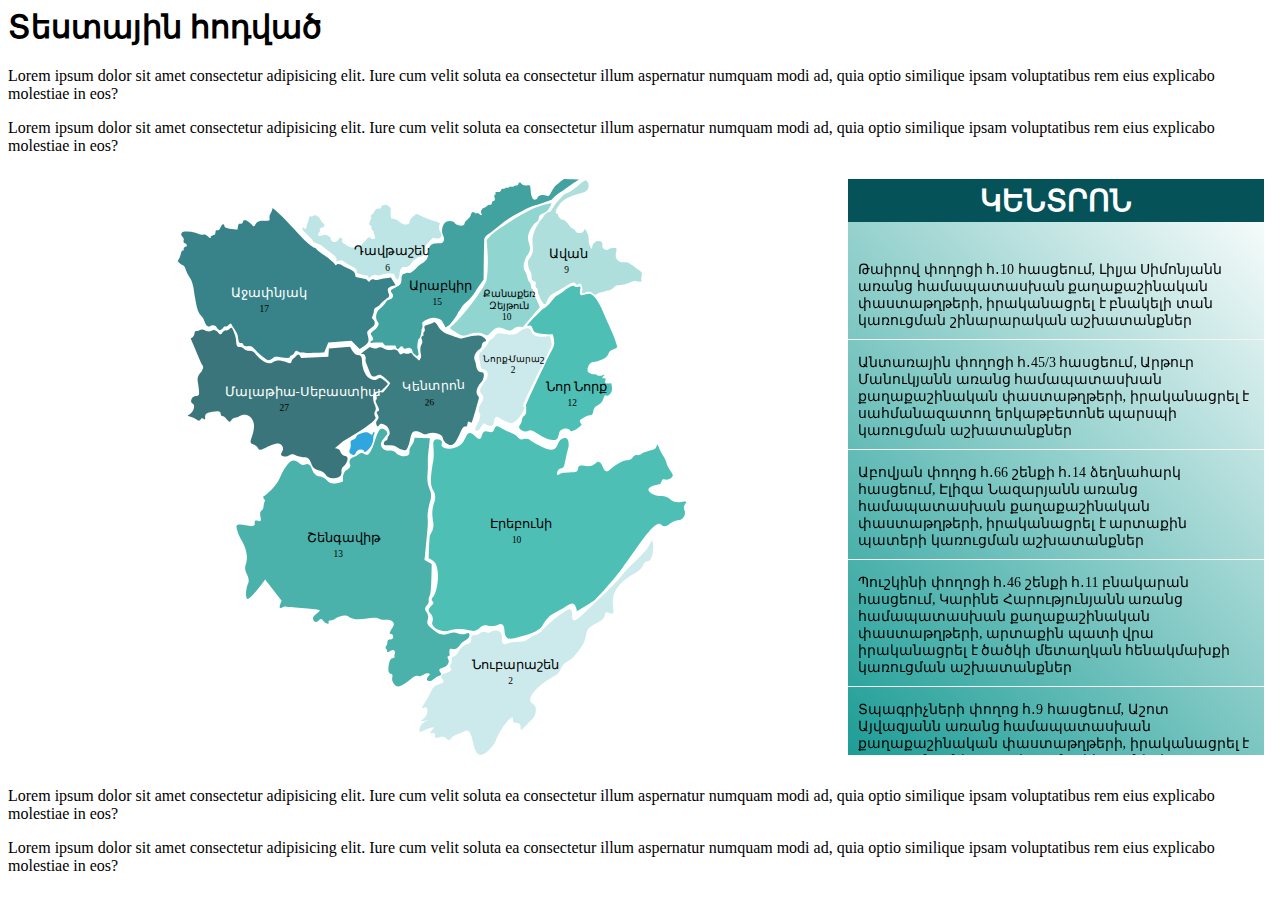
<file: tests.html>
<html>

<head>
  <title></title>
  <meta content="">
</head>

<body>
  <div class="container">
    <h1>Տեստային հոդված</h1>
    <p>Lorem ipsum dolor sit amet consectetur adipisicing elit. Iure cum velit soluta ea consectetur illum aspernatur
      numquam modi ad, quia optio similique ipsam voluptatibus rem eius explicabo molestiae in eos?</p>
    <p>Lorem ipsum dolor sit amet consectetur adipisicing elit. Iure cum velit soluta ea consectetur illum aspernatur
      numquam modi ad, quia optio similique ipsam voluptatibus rem eius explicabo molestiae in eos?</p>
    <script>
      window.addEventListener('resize', function () {
          document.querySelectorAll('iframe[src="https://mediafactoryam.github.io/iframes-with-regions/illegal-buildings/index.html"]')[0].outerHTML = createIframe()
      })
      function getWidth(tagName) {
        return document.getElementsByTagName(tagName)[0].clientWidth
      }
      function createIframe() {
        return `<iframe width="100%" height="600"  src="https://mediafactoryam.github.io/iframes-with-regions/illegal-buildings/index.html" frameborder="0"
    onload="this.style.height = (window.innerWidth < 981) ?  '1400px' :  '600px'" 
    style="overflow:none"></iframe>`
      }
    </script>
    <iframe width="100%" height="600"  src="/illegal-buildings/index.html" frameborder="0"
    onload="this.style.height = (window.innerWidth < 981) ?  '1400px' :  '600px'" 
    style="overflow:none"></iframe>
    <!-- <iframe width="100%" height="1400" class="map_iframe2" src="https://mediafactoryam.github.io/iframes-with-regions/illegal-buildings/index.html" frameborder="0"
      style="overflow:none" onload="this.style.display = (window.innerWidth > 981) ?  'none' :  'block'"></iframe> -->
    <p>Lorem ipsum dolor sit amet consectetur adipisicing elit. Iure cum velit soluta ea consectetur illum aspernatur
      numquam modi ad, quia optio similique ipsam voluptatibus rem eius explicabo molestiae in eos?</p>
    <p>Lorem ipsum dolor sit amet consectetur adipisicing elit. Iure cum velit soluta ea consectetur illum aspernatur
      numquam modi ad, quia optio similique ipsam voluptatibus rem eius explicabo molestiae in eos?</p>
  </div>
</body>

</html>

<!-- onload="this.style.display = (window.innerWidth < 600) ?  'none' :  'block'" -->
</file>
<file: illegal-buildings-en/style.min.css>
.container{display:block}.map-cont{width:100%;height:50%}.map-cont svg{width:100%;height:100%}.text-container{background:linear-gradient(45deg,#1d9d96,transparent);overflow-y:hidden;width:100%;height:50%}.text-container h2{font-size:14px;background-color:#055258;text-transform:uppercase;color:#fff;padding:4px 0;margin-top:0;min-width:180px;text-align:center;position:-webkit-sticky;position:sticky;top:0}.st1,.st10,.st11,.st12,.st14,.st145,.st15,.st16,.st20,.st6,.st8{opacity:.8;cursor:pointer}.st10:hover,.st11:hover,.st12:hover,.st145:hover,.st14:hover,.st15:hover,.st16:hover,.st1:hover,.st20:hover,.st6:hover,.st8:hover{opacity:1}#texts{overflow-y:scroll;width:100%;height:100%;position:relative}#texts p{font-size:16px;padding:0 10px 10px 10px;border-bottom:solid 1px #f8f3f3}@media only screen and (min-width:930px){.container{display:flex;height:96vh;margin:1vh auto;grid-template-columns:2fr 1fr}.map-cont{width:100%;margin-bottom:2%;height:100%}.map-cont svg{height:100%;padding:0;width:100%}.text-container{width:50%;height:100%}#texts p{font-size:14px}.text-container h2{font-size:30px}}@media only screen and (max-width:400){.map-cont{width:100%;height:30%}}
</file>
<file: illegal-buildings/style.min.css>
.container{display:block}.map-cont{width:100%;height:50%}.map-cont svg{width:100%;height:100%}.text-container{background:linear-gradient(45deg,#1d9d96,transparent);overflow-y:hidden;width:100%;height:50%}.text-container h2{font-size:14px;background-color:#055258;text-transform:uppercase;color:#fff;padding:4px 0;margin-top:0;min-width:180px;text-align:center;position:-webkit-sticky;position:sticky;top:0}.st1,.st10,.st11,.st12,.st14,.st145,.st15,.st16,.st20,.st6,.st8{opacity:.8;cursor:pointer}.st10:hover,.st11:hover,.st12:hover,.st145:hover,.st14:hover,.st15:hover,.st16:hover,.st1:hover,.st20:hover,.st6:hover,.st8:hover{opacity:1}#texts{overflow-y:scroll;width:100%;height:100%;position:relative}#texts p{font-size:16px;padding:0 10px 10px 10px;border-bottom:solid 1px #f8f3f3}@media only screen and (min-width:930px){.container{display:flex;height:96vh;margin:1vh auto;grid-template-columns:2fr 1fr}.map-cont{width:100%;margin-bottom:2%;height:100%}.map-cont svg{height:100%;padding:0;width:100%}.text-container{width:50%;height:100%}#texts p{font-size:14px}.text-container h2{font-size:30px}}@media only screen and (max-width:400){.map-cont{width:100%;height:30%}}
</file>
